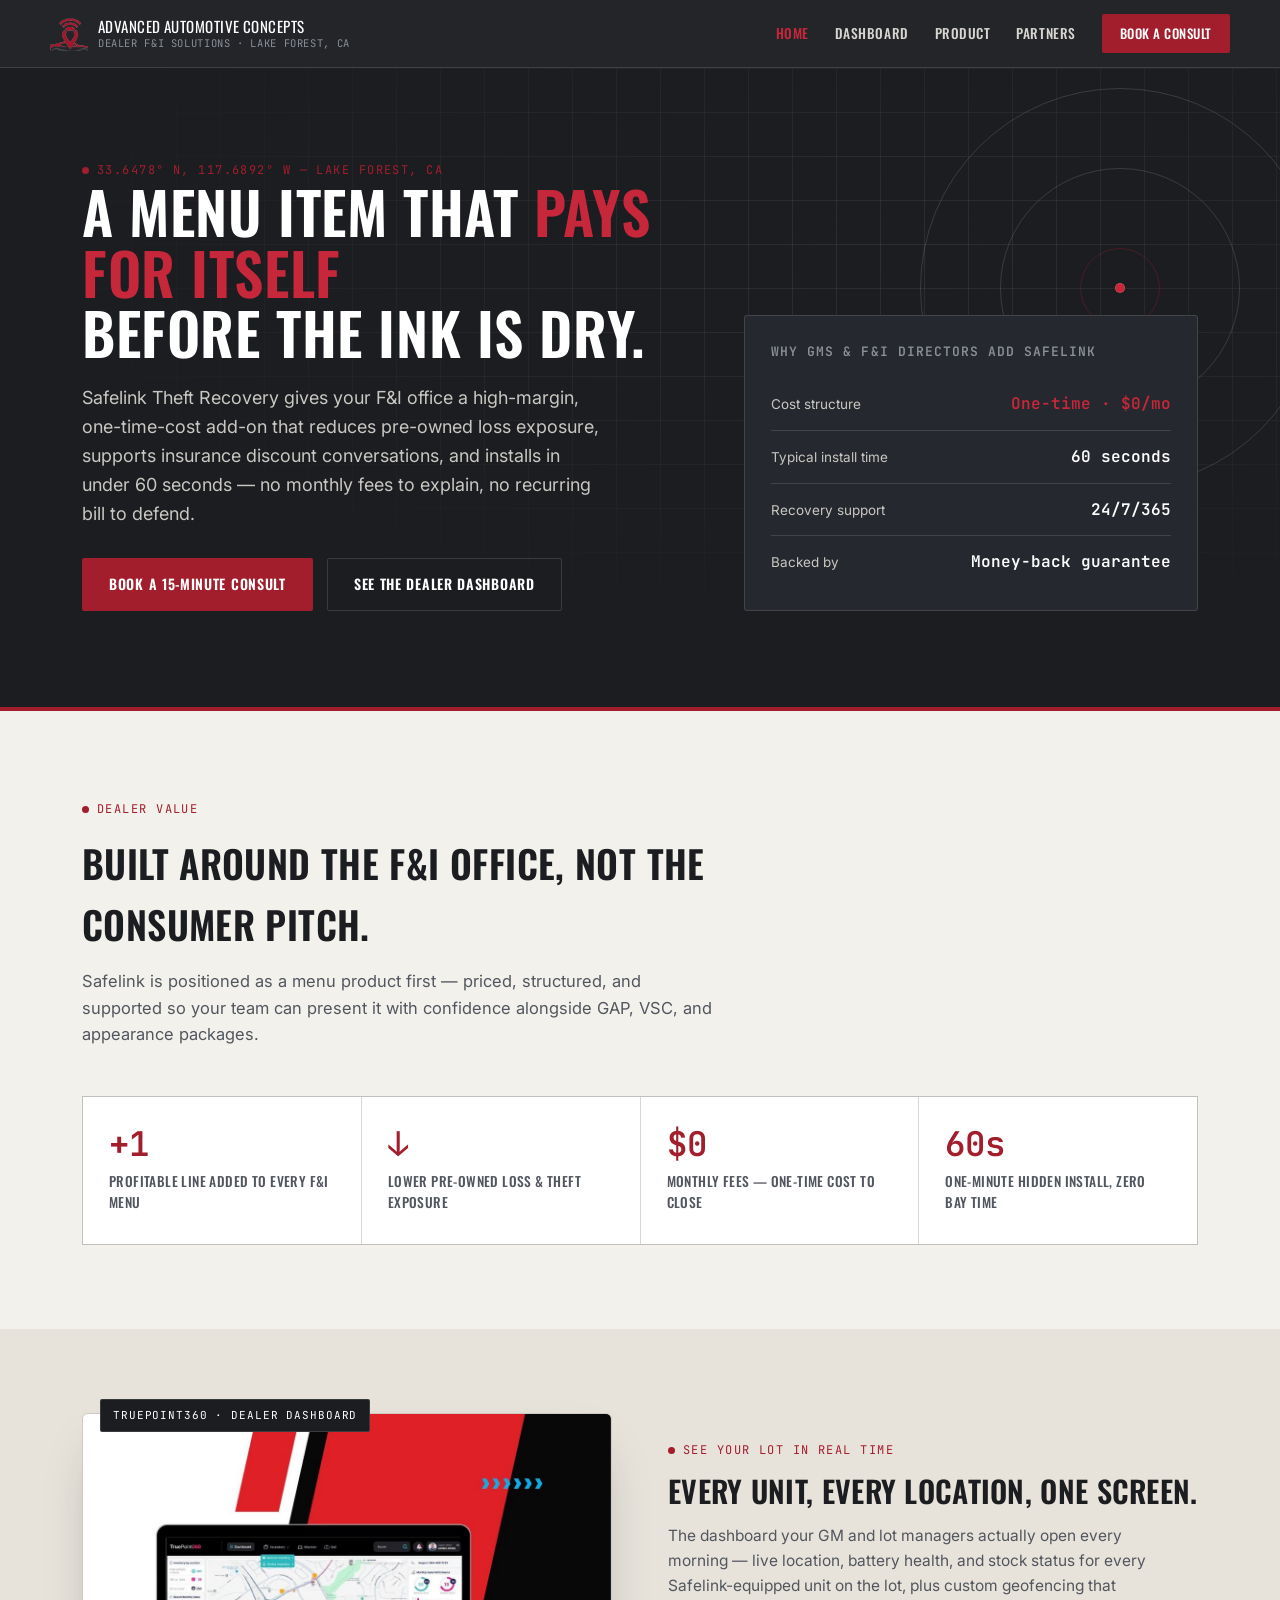
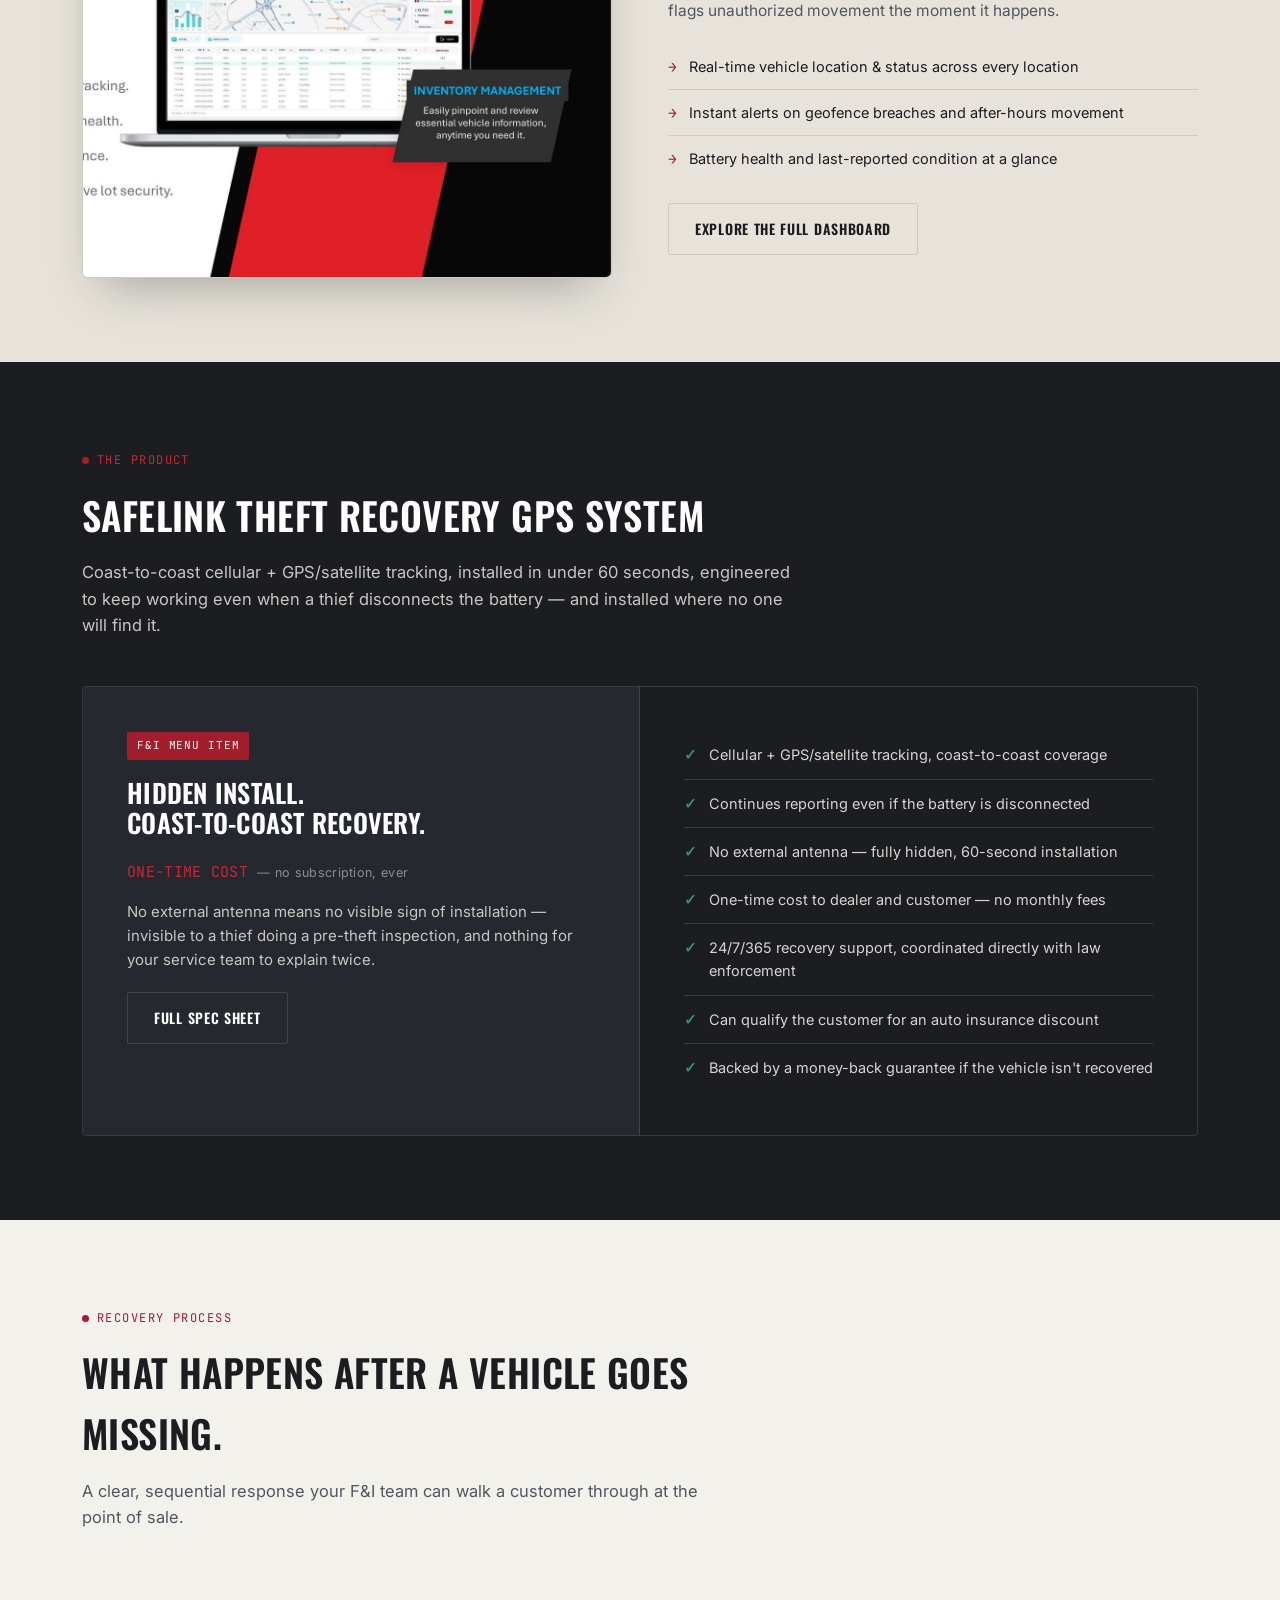
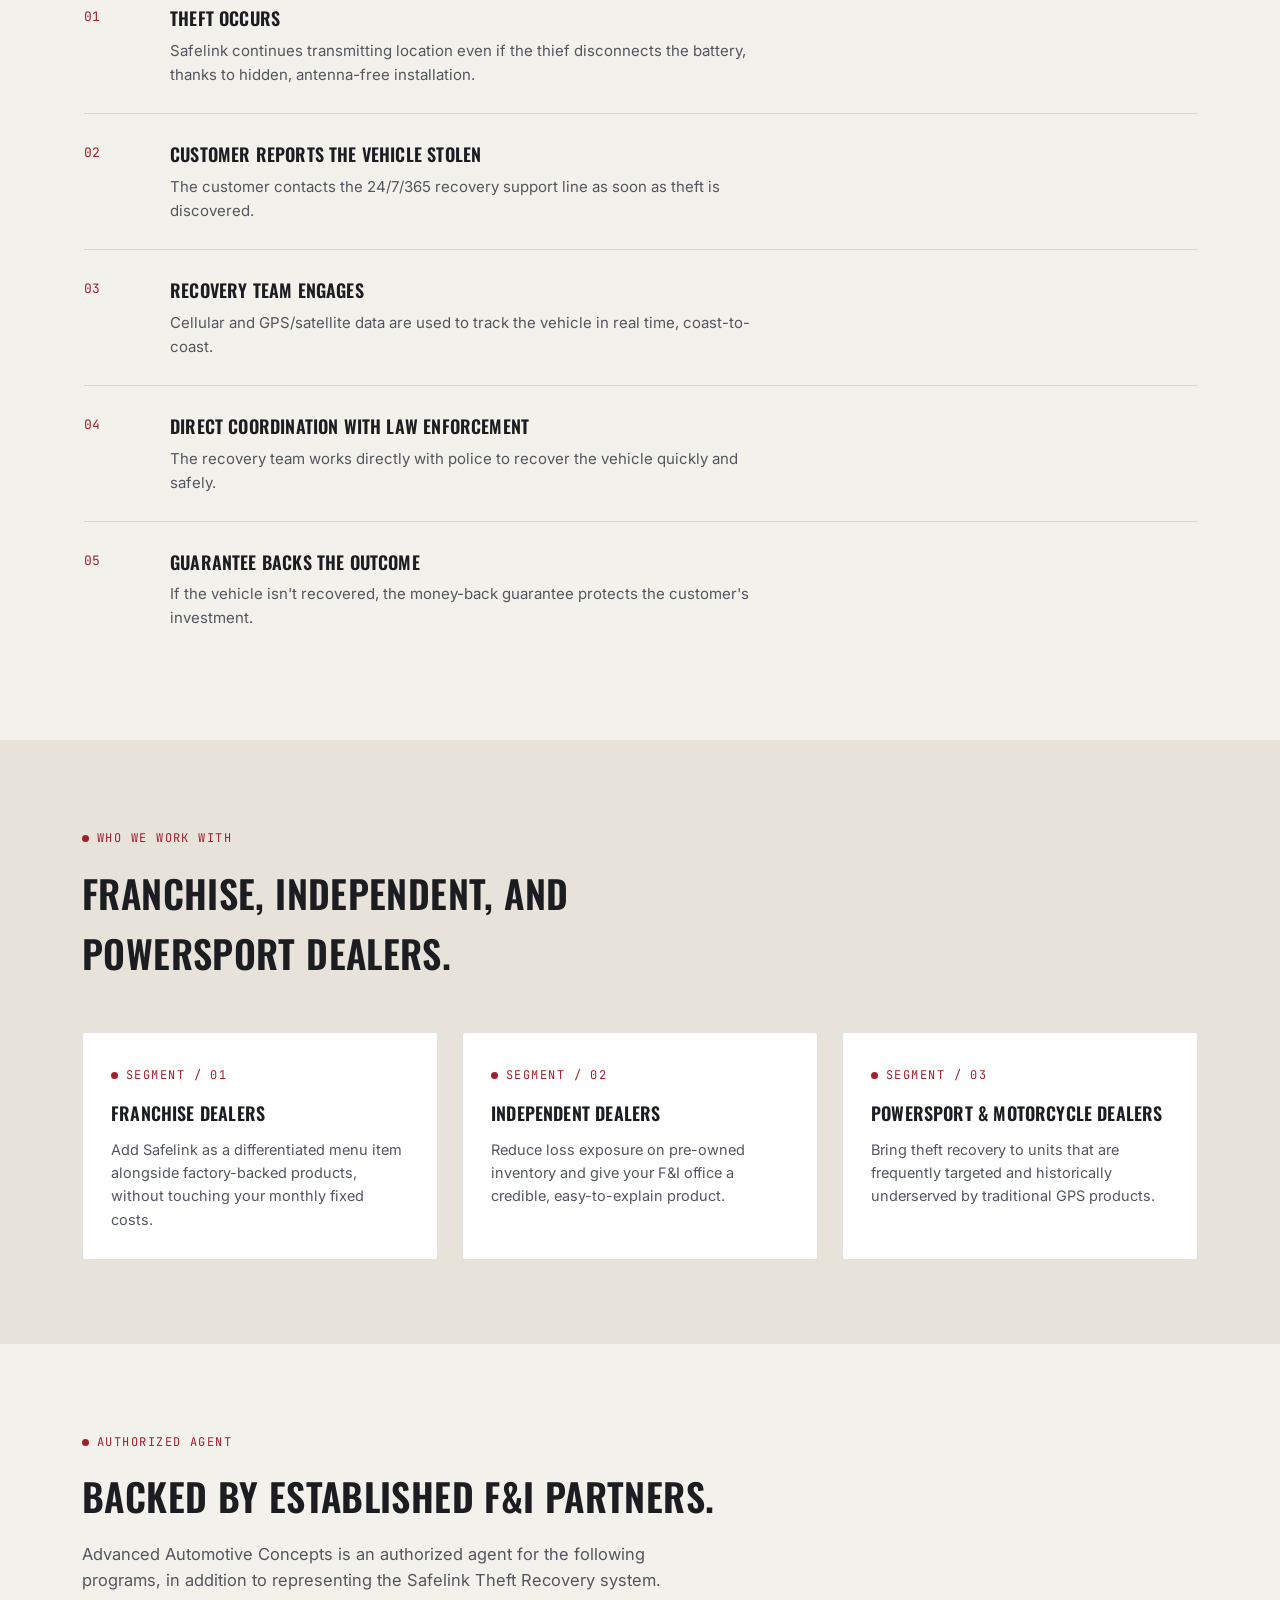
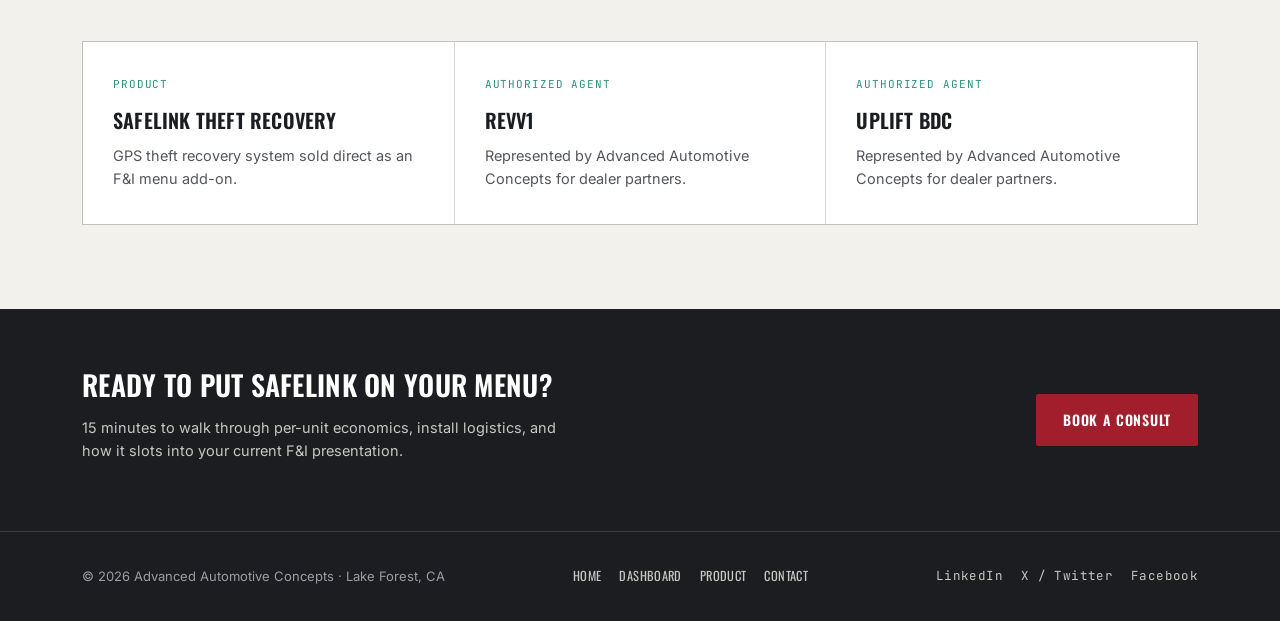
<file: index.html>
<!DOCTYPE html>
<html lang="en">
<head>
<meta charset="UTF-8">
<meta name="viewport" content="width=device-width, initial-scale=1.0">
<title>Advanced Automotive Concepts — Safelink Theft Recovery for Dealers</title>
<meta name="description" content="Safelink GPS theft recovery — a profitable, no-monthly-fee F&I menu product for franchise, independent, and powersport dealers. See the live dealer dashboard.">
<link rel="preconnect" href="https://fonts.googleapis.com">
<link href="https://fonts.googleapis.com/css2?family=Oswald:wght@400;500;600;700&family=Inter:wght@400;500;600;700&family=JetBrains+Mono:wght@400;500;600&display=swap" rel="stylesheet">
<link rel="stylesheet" href="assets/css/style.css">
</head>
<body>

<header>
  <div class="wrap nav">
    <a href="index.html" class="brand">
      <img src="assets/img/logo.png" alt="Safelink Theft Recovery logo" width="400" height="380">
      <div class="brand-text">ADVANCED AUTOMOTIVE CONCEPTS
        <span>DEALER F&amp;I SOLUTIONS · LAKE FOREST, CA</span>
      </div>
    </a>
    <nav class="nav-links">
      <a href="index.html" class="active">Home</a>
      <a href="platform.html">Dashboard</a>
      <a href="product.html">Product</a>
      <a href="index.html#partners">Partners</a>
      <a href="contact.html" class="nav-cta">Book a Consult</a>
    </nav>
    <button class="burger" id="burgerBtn" aria-label="Open menu" aria-expanded="false" aria-controls="mobileMenu">
      <span class="burger-line"></span>
      <span class="burger-line"></span>
      <span class="burger-line"></span>
    </button>
  </div>
  <nav class="mobile-menu" id="mobileMenu">
    <a href="index.html">Home</a>
    <a href="platform.html">Dashboard</a>
    <a href="product.html">Product</a>
    <a href="index.html#partners">Partners</a>
    <a href="contact.html" class="nav-cta">Book a Consult</a>
  </nav>
</header>

<section class="hero">
  <div class="hero-grid"></div>
  <div class="radar"><span class="r1"></span><span class="r2"></span><span class="r3"></span><span class="pin"></span></div>
  <div class="wrap hero-inner">
    <div>
      <div class="coord">33.6478° N, 117.6892° W — LAKE FOREST, CA</div>
      <h1>A menu item that <em>pays for itself</em><br>before the ink is dry.</h1>
      <p class="lead">Safelink Theft Recovery gives your F&amp;I office a high-margin, one-time-cost add-on that reduces pre-owned loss exposure, supports insurance discount conversations, and installs in under 60 seconds — no monthly fees to explain, no recurring bill to defend.</p>
      <div class="hero-actions">
        <a href="contact.html" class="btn btn-primary">Book a 15-Minute Consult</a>
        <a href="platform.html" class="btn btn-ghost">See the Dealer Dashboard</a>
      </div>
    </div>
    <div class="hero-panel">
      <h3 class="mono">WHY GMS &amp; F&amp;I DIRECTORS ADD SAFELINK</h3>
      <div class="stat-row"><span class="label">Cost structure</span><span class="val red">One-time · $0/mo</span></div>
      <div class="stat-row"><span class="label">Typical install time</span><span class="val">60 seconds</span></div>
      <div class="stat-row"><span class="label">Recovery support</span><span class="val">24/7/365</span></div>
      <div class="stat-row"><span class="label">Backed by</span><span class="val">Money-back guarantee</span></div>
    </div>
  </div>
</section>

<section id="value">
  <div class="wrap">
    <div class="section-head fade-up">
      <div class="coord">DEALER VALUE</div>
      <h2>Built around the F&amp;I office, not the consumer pitch.</h2>
      <p>Safelink is positioned as a menu product first — priced, structured, and supported so your team can present it with confidence alongside GAP, VSC, and appearance packages.</p>
    </div>
    <div class="value-grid fade-up">
      <div class="value-cell">
        <div class="num">+1</div>
        <div class="cap">Profitable line added to every F&amp;I menu</div>
      </div>
      <div class="value-cell">
        <div class="num">↓</div>
        <div class="cap">Lower pre-owned loss &amp; theft exposure</div>
      </div>
      <div class="value-cell">
        <div class="num">$0</div>
        <div class="cap">Monthly fees — one-time cost to close</div>
      </div>
      <div class="value-cell">
        <div class="num">60s</div>
        <div class="cap">One-minute hidden install, zero bay time</div>
      </div>
    </div>
  </div>
</section>

<section style="background:var(--paper-dim);">
  <div class="wrap">
    <div class="split fade-up">
      <div class="split-media">
        <span class="shot-tag mono">TRUEPOINT360 · DEALER DASHBOARD</span>
        <img class="shot" src="assets/img/dash-inventory.jpg" alt="TruePoint360 dealer dashboard showing real-time inventory locations across the lot" width="1100" height="966">
      </div>
      <div class="split-copy">
        <div class="coord">SEE YOUR LOT IN REAL TIME</div>
        <h3>Every unit, every location, one screen.</h3>
        <p class="desc">The dashboard your GM and lot managers actually open every morning — live location, battery health, and stock status for every Safelink-equipped unit on the lot, plus custom geofencing that flags unauthorized movement the moment it happens.</p>
        <ul class="feature-list">
          <li><span class="mark">→</span> Real-time vehicle location &amp; status across every location</li>
          <li><span class="mark">→</span> Instant alerts on geofence breaches and after-hours movement</li>
          <li><span class="mark">→</span> Battery health and last-reported condition at a glance</li>
        </ul>
        <div class="hero-actions" style="margin-top:22px;">
          <a href="platform.html" class="btn btn-dark">Explore the Full Dashboard</a>
        </div>
      </div>
    </div>
  </div>
</section>

<section class="menu-wrap" id="product">
  <div class="wrap">
    <div class="section-head fade-up" style="max-width:720px;">
      <div class="coord" style="color:var(--red-bright);">THE PRODUCT</div>
      <h2 style="color:#fff;">Safelink Theft Recovery GPS System</h2>
      <p style="color:#C9C7C1;">Coast-to-coast cellular + GPS/satellite tracking, installed in under 60 seconds, engineered to keep working even when a thief disconnects the battery — and installed where no one will find it.</p>
    </div>
    <div class="menu-card fade-up">
      <div class="menu-side left">
        <span class="menu-tag mono">F&amp;I MENU ITEM</span>
        <h3>Hidden install.<br>Coast-to-coast recovery.</h3>
        <div class="price-line">
          <span class="p">ONE-TIME COST <small>— no subscription, ever</small></span>
        </div>
        <p class="desc">No external antenna means no visible sign of installation — invisible to a thief doing a pre-theft inspection, and nothing for your service team to explain twice.</p>
        <div class="hero-actions" style="margin-top:20px;">
          <a href="product.html" class="btn btn-ghost">Full Spec Sheet</a>
        </div>
      </div>
      <div class="menu-side">
        <ul class="checklist">
          <li><span class="mark">✓</span> Cellular + GPS/satellite tracking, coast-to-coast coverage</li>
          <li><span class="mark">✓</span> Continues reporting even if the battery is disconnected</li>
          <li><span class="mark">✓</span> No external antenna — fully hidden, 60-second installation</li>
          <li><span class="mark">✓</span> One-time cost to dealer and customer — no monthly fees</li>
          <li><span class="mark">✓</span> 24/7/365 recovery support, coordinated directly with law enforcement</li>
          <li><span class="mark">✓</span> Can qualify the customer for an auto insurance discount</li>
          <li><span class="mark">✓</span> Backed by a money-back guarantee if the vehicle isn't recovered</li>
        </ul>
      </div>
    </div>
  </div>
</section>

<section id="process">
  <div class="wrap">
    <div class="section-head fade-up">
      <div class="coord">RECOVERY PROCESS</div>
      <h2>What happens after a vehicle goes missing.</h2>
      <p>A clear, sequential response your F&amp;I team can walk a customer through at the point of sale.</p>
    </div>
    <div class="timeline fade-up">
      <div class="tl-item">
        <div class="tl-num mono">01</div>
        <div class="tl-body"><h4>Theft occurs</h4><p>Safelink continues transmitting location even if the thief disconnects the battery, thanks to hidden, antenna-free installation.</p></div>
      </div>
      <div class="tl-item">
        <div class="tl-num mono">02</div>
        <div class="tl-body"><h4>Customer reports the vehicle stolen</h4><p>The customer contacts the 24/7/365 recovery support line as soon as theft is discovered.</p></div>
      </div>
      <div class="tl-item">
        <div class="tl-num mono">03</div>
        <div class="tl-body"><h4>Recovery team engages</h4><p>Cellular and GPS/satellite data are used to track the vehicle in real time, coast-to-coast.</p></div>
      </div>
      <div class="tl-item">
        <div class="tl-num mono">04</div>
        <div class="tl-body"><h4>Direct coordination with law enforcement</h4><p>The recovery team works directly with police to recover the vehicle quickly and safely.</p></div>
      </div>
      <div class="tl-item">
        <div class="tl-num mono">05</div>
        <div class="tl-body"><h4>Guarantee backs the outcome</h4><p>If the vehicle isn't recovered, the money-back guarantee protects the customer's investment.</p></div>
      </div>
    </div>
  </div>
</section>

<section id="serve" style="background:var(--paper-dim);">
  <div class="wrap">
    <div class="section-head fade-up">
      <div class="coord">WHO WE WORK WITH</div>
      <h2>Franchise, independent, and powersport dealers.</h2>
    </div>
    <div class="serve-grid fade-up">
      <div class="serve-card">
        <div class="coord">SEGMENT / 01</div>
        <h4>Franchise Dealers</h4>
        <p>Add Safelink as a differentiated menu item alongside factory-backed products, without touching your monthly fixed costs.</p>
      </div>
      <div class="serve-card">
        <div class="coord">SEGMENT / 02</div>
        <h4>Independent Dealers</h4>
        <p>Reduce loss exposure on pre-owned inventory and give your F&amp;I office a credible, easy-to-explain product.</p>
      </div>
      <div class="serve-card">
        <div class="coord">SEGMENT / 03</div>
        <h4>Powersport &amp; Motorcycle Dealers</h4>
        <p>Bring theft recovery to units that are frequently targeted and historically underserved by traditional GPS products.</p>
      </div>
    </div>
  </div>
</section>

<section id="partners">
  <div class="wrap">
    <div class="section-head fade-up">
      <div class="coord">AUTHORIZED AGENT</div>
      <h2>Backed by established F&amp;I partners.</h2>
      <p>Advanced Automotive Concepts is an authorized agent for the following programs, in addition to representing the Safelink Theft Recovery system.</p>
    </div>
    <div class="partners fade-up">
      <div class="partner-cell">
        <span class="role mono">PRODUCT</span>
        <h4>Safelink Theft Recovery</h4>
        <p>GPS theft recovery system sold direct as an F&amp;I menu add-on.</p>
      </div>
      <div class="partner-cell">
        <span class="role mono">AUTHORIZED AGENT</span>
        <h4>Revv1</h4>
        <p>Represented by Advanced Automotive Concepts for dealer partners.</p>
      </div>
      <div class="partner-cell">
        <span class="role mono">AUTHORIZED AGENT</span>
        <h4>Uplift BDC</h4>
        <p>Represented by Advanced Automotive Concepts for dealer partners.</p>
      </div>
    </div>
  </div>
</section>

<section class="mini-cta">
  <div class="wrap">
    <div>
      <h3>Ready to put Safelink on your menu?</h3>
      <p>15 minutes to walk through per-unit economics, install logistics, and how it slots into your current F&amp;I presentation.</p>
    </div>
    <a href="contact.html" class="btn btn-primary">Book a Consult</a>
  </div>
</section>

<footer>
  <div class="wrap foot-row">
    <div>© <span id="year"></span> Advanced Automotive Concepts · Lake Forest, CA</div>
    <div class="foot-links">
      <a href="index.html">Home</a>
      <a href="platform.html">Dashboard</a>
      <a href="product.html">Product</a>
      <a href="contact.html">Contact</a>
    </div>
    <div class="foot-social">
      <a href="https://www.linkedin.com/company/advancedautomotiveconcepts" target="_blank" rel="noopener">LinkedIn</a>
      <a href="https://x.com/AdvAutoConcepts" target="_blank" rel="noopener">X / Twitter</a>
      <a href="https://www.facebook.com/advancedautomotiveconcepts/" target="_blank" rel="noopener">Facebook</a>
    </div>
  </div>
</footer>

<script src="assets/js/main.js"></script>
</body>
</html>
</file>
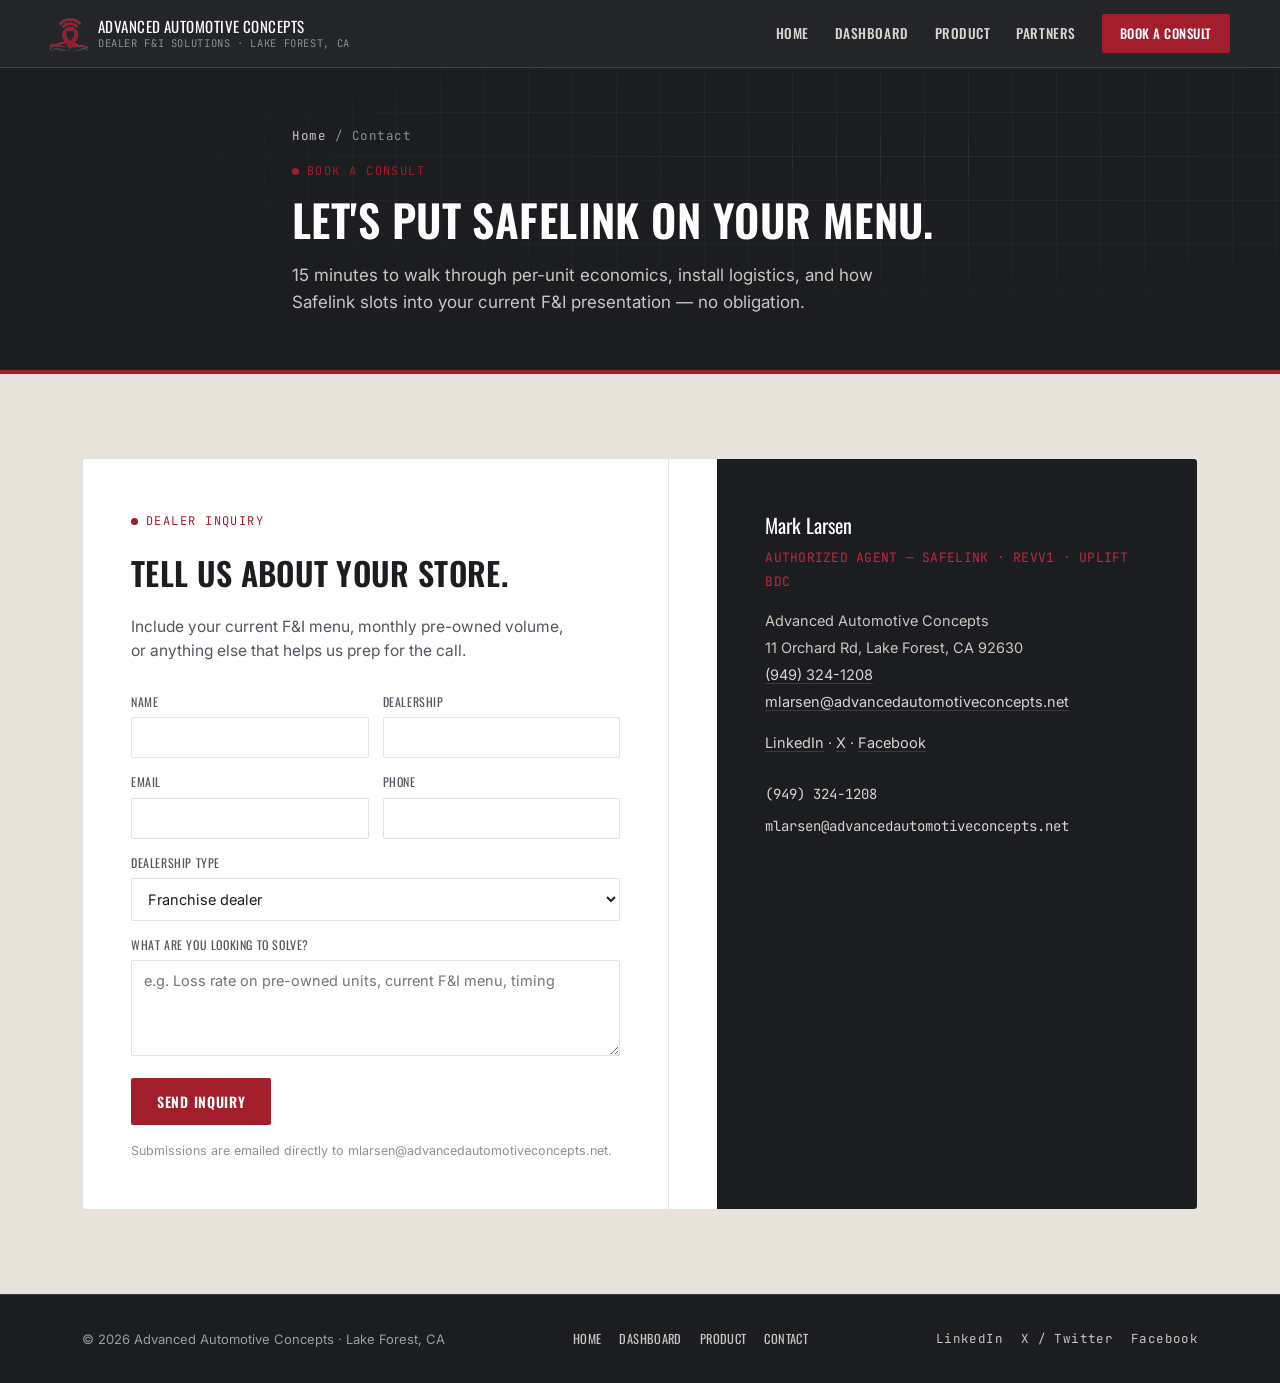
<file: contact.html>
<!DOCTYPE html>
<html lang="en">
<head>
<meta charset="UTF-8">
<meta name="viewport" content="width=device-width, initial-scale=1.0">
<title>Book a Consult — Advanced Automotive Concepts</title>
<meta name="description" content="Book a 15-minute consult to walk through Safelink Theft Recovery economics, install logistics, and your dealership's F&I menu.">
<link rel="preconnect" href="https://fonts.googleapis.com">
<link href="https://fonts.googleapis.com/css2?family=Oswald:wght@400;500;600;700&family=Inter:wght@400;500;600;700&family=JetBrains+Mono:wght@400;500;600&display=swap" rel="stylesheet">
<link rel="stylesheet" href="assets/css/style.css">
</head>
<body>

<header>
  <div class="wrap nav">
    <a href="index.html" class="brand">
      <img src="assets/img/logo.png" alt="Safelink Theft Recovery logo" width="400" height="380">
      <div class="brand-text">ADVANCED AUTOMOTIVE CONCEPTS
        <span>DEALER F&amp;I SOLUTIONS · LAKE FOREST, CA</span>
      </div>
    </a>
    <nav class="nav-links">
      <a href="index.html">Home</a>
      <a href="platform.html">Dashboard</a>
      <a href="product.html">Product</a>
      <a href="index.html#partners">Partners</a>
      <a href="contact.html" class="nav-cta active">Book a Consult</a>
    </nav>
    <button class="burger" id="burgerBtn" aria-label="Open menu" aria-expanded="false" aria-controls="mobileMenu">
      <span class="burger-line"></span>
      <span class="burger-line"></span>
      <span class="burger-line"></span>
    </button>
  </div>
  <nav class="mobile-menu" id="mobileMenu">
    <a href="index.html">Home</a>
    <a href="platform.html">Dashboard</a>
    <a href="product.html">Product</a>
    <a href="index.html#partners">Partners</a>
    <a href="contact.html" class="nav-cta">Book a Consult</a>
  </nav>
</header>

<section class="page-hero">
  <div class="hero-grid"></div>
  <div class="wrap page-hero-inner">
    <div class="crumbs"><a href="index.html">Home</a> / Contact</div>
    <div class="coord" style="margin-top:16px;">BOOK A CONSULT</div>
    <h1>Let's put Safelink on your menu.</h1>
    <p class="lead">15 minutes to walk through per-unit economics, install logistics, and how Safelink slots into your current F&amp;I presentation — no obligation.</p>
  </div>
</section>

<section class="cta-section">
  <div class="wrap">
    <div class="cta-grid fade-up">
      <div class="cta-left">
        <div class="coord" style="margin-bottom:16px;">DEALER INQUIRY</div>
        <h2>Tell us about your store.</h2>
        <p>Include your current F&amp;I menu, monthly pre-owned volume, or anything else that helps us prep for the call.</p>
        <form class="cform" id="dealerForm" novalidate>
          <input type="text" name="_honey" class="hp" tabindex="-1" autocomplete="off">
          <div class="row2">
            <div>
              <label for="f-name">Name</label>
              <input id="f-name" type="text" name="Name" required>
            </div>
            <div>
              <label for="f-dealer">Dealership</label>
              <input id="f-dealer" type="text" name="Dealership" required>
            </div>
          </div>
          <div class="row2">
            <div>
              <label for="f-email">Email</label>
              <input id="f-email" type="email" name="Email" required>
            </div>
            <div>
              <label for="f-phone">Phone</label>
              <input id="f-phone" type="tel" name="Phone">
            </div>
          </div>
          <div>
            <label for="f-type">Dealership type</label>
            <select id="f-type" name="Dealership Type">
              <option>Franchise dealer</option>
              <option>Independent dealer</option>
              <option>Powersport / motorcycle dealer</option>
              <option>Fleet operator</option>
              <option>Other</option>
            </select>
          </div>
          <div>
            <label for="f-msg">What are you looking to solve?</label>
            <textarea id="f-msg" name="Message" placeholder="e.g. Loss rate on pre-owned units, current F&I menu, timing"></textarea>
          </div>
          <button type="submit" id="formSubmitBtn">Send Inquiry</button>
          <div class="form-note" id="formStatus">Submissions are emailed directly to mlarsen@advancedautomotiveconcepts.net.</div>
        </form>
      </div>
      <div class="cta-right">
        <div class="sig">
          <div class="name">Mark Larsen</div>
          <div class="role mono">AUTHORIZED AGENT — SAFELINK · REVV1 · UPLIFT BDC</div>
          <div class="field">Advanced Automotive Concepts</div>
          <div class="field">11 Orchard Rd, Lake Forest, CA 92630</div>
          <div class="field"><a href="tel:19493241208">(949) 324-1208</a></div>
          <div class="field"><a href="mailto:mlarsen@advancedautomotiveconcepts.net">mlarsen@advancedautomotiveconcepts.net</a></div>
          <div class="field" style="margin-top:14px;">
            <a href="https://www.linkedin.com/company/advancedautomotiveconcepts" target="_blank" rel="noopener">LinkedIn</a> ·
            <a href="https://x.com/AdvAutoConcepts" target="_blank" rel="noopener">X</a> ·
            <a href="https://www.facebook.com/advancedautomotiveconcepts/" target="_blank" rel="noopener">Facebook</a>
          </div>
        </div>
        <div class="contact-list" style="margin-top:26px;">
          <a href="tel:19493241208" style="color:#D7D5CF;">(949) 324-1208</a>
          <a href="mailto:mlarsen@advancedautomotiveconcepts.net" style="color:#D7D5CF;">mlarsen@advancedautomotiveconcepts.net</a>
        </div>
      </div>
    </div>
  </div>
</section>

<footer>
  <div class="wrap foot-row">
    <div>© <span id="year"></span> Advanced Automotive Concepts · Lake Forest, CA</div>
    <div class="foot-links">
      <a href="index.html">Home</a>
      <a href="platform.html">Dashboard</a>
      <a href="product.html">Product</a>
      <a href="contact.html">Contact</a>
    </div>
    <div class="foot-social">
      <a href="https://www.linkedin.com/company/advancedautomotiveconcepts" target="_blank" rel="noopener">LinkedIn</a>
      <a href="https://x.com/AdvAutoConcepts" target="_blank" rel="noopener">X / Twitter</a>
      <a href="https://www.facebook.com/advancedautomotiveconcepts/" target="_blank" rel="noopener">Facebook</a>
    </div>
  </div>
</footer>

<script src="assets/js/main.js"></script>
<script>
  var form = document.getElementById('dealerForm');
  var statusEl = document.getElementById('formStatus');
  var submitBtn = document.getElementById('formSubmitBtn');

  form.addEventListener('submit', async function (e) {
    e.preventDefault();

    if (form.querySelector('[name="_honey"]').value) return; // bot trap

    if (!form.checkValidity()) {
      form.reportValidity();
      return;
    }

    var data = Object.fromEntries(new FormData(form).entries());
    data._subject = 'New dealer inquiry — Advanced Automotive Concepts website';

    submitBtn.disabled = true;
    submitBtn.textContent = 'Sending…';
    statusEl.textContent = 'Sending your message…';
    statusEl.style.color = '';

    try {
      var res = await fetch('https://formsubmit.co/ajax/mlarsen@advancedautomotiveconcepts.net', {
        method: 'POST',
        headers: { 'Content-Type': 'application/json', 'Accept': 'application/json' },
        body: JSON.stringify(data)
      });

      if (!res.ok) throw new Error('Request failed');

      form.reset();
      submitBtn.textContent = 'Send Inquiry';
      statusEl.textContent = 'Thanks — your message was sent. We\'ll be in touch shortly.';
      statusEl.style.color = 'var(--teal)';
    } catch (err) {
      submitBtn.textContent = 'Send Inquiry';
      statusEl.textContent = 'Something went wrong. Please email mlarsen@advancedautomotiveconcepts.net directly.';
      statusEl.style.color = 'var(--red)';
    } finally {
      submitBtn.disabled = false;
    }
  });
</script>
</body>
</html>
</file>
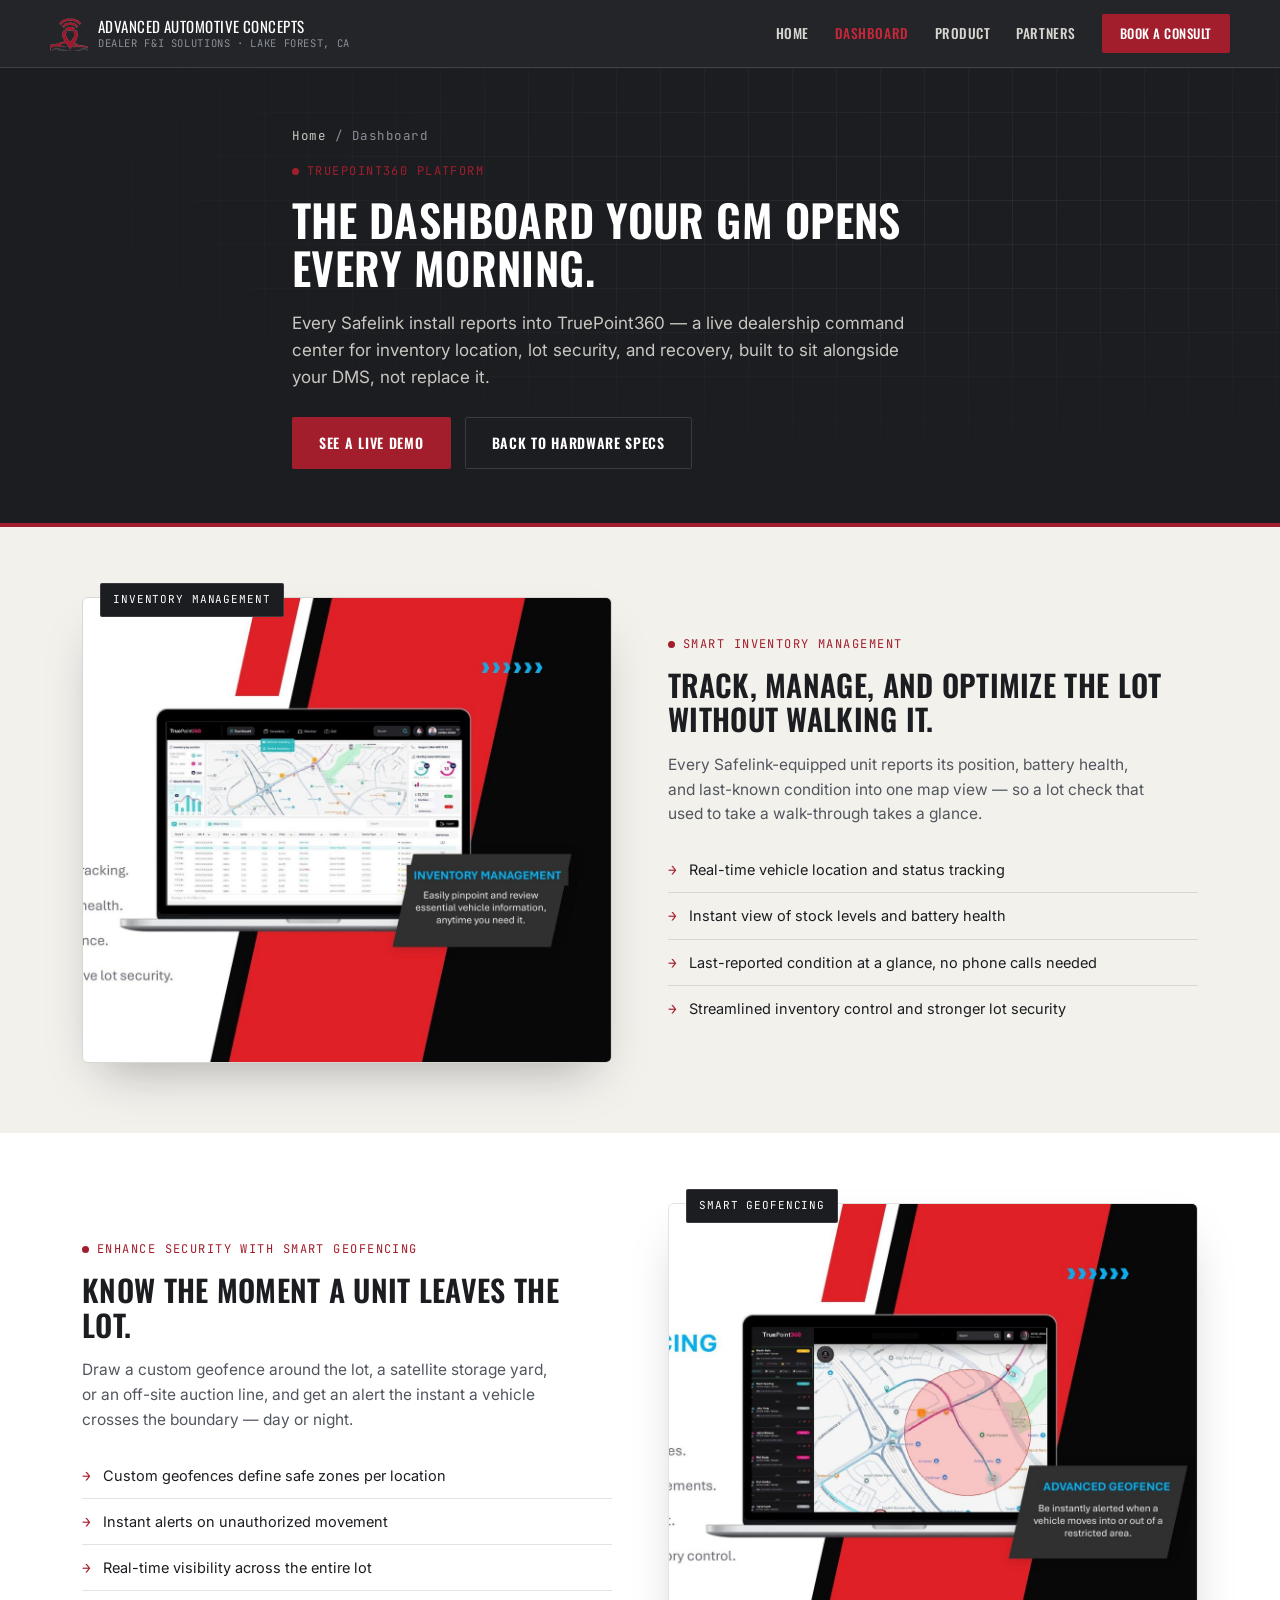
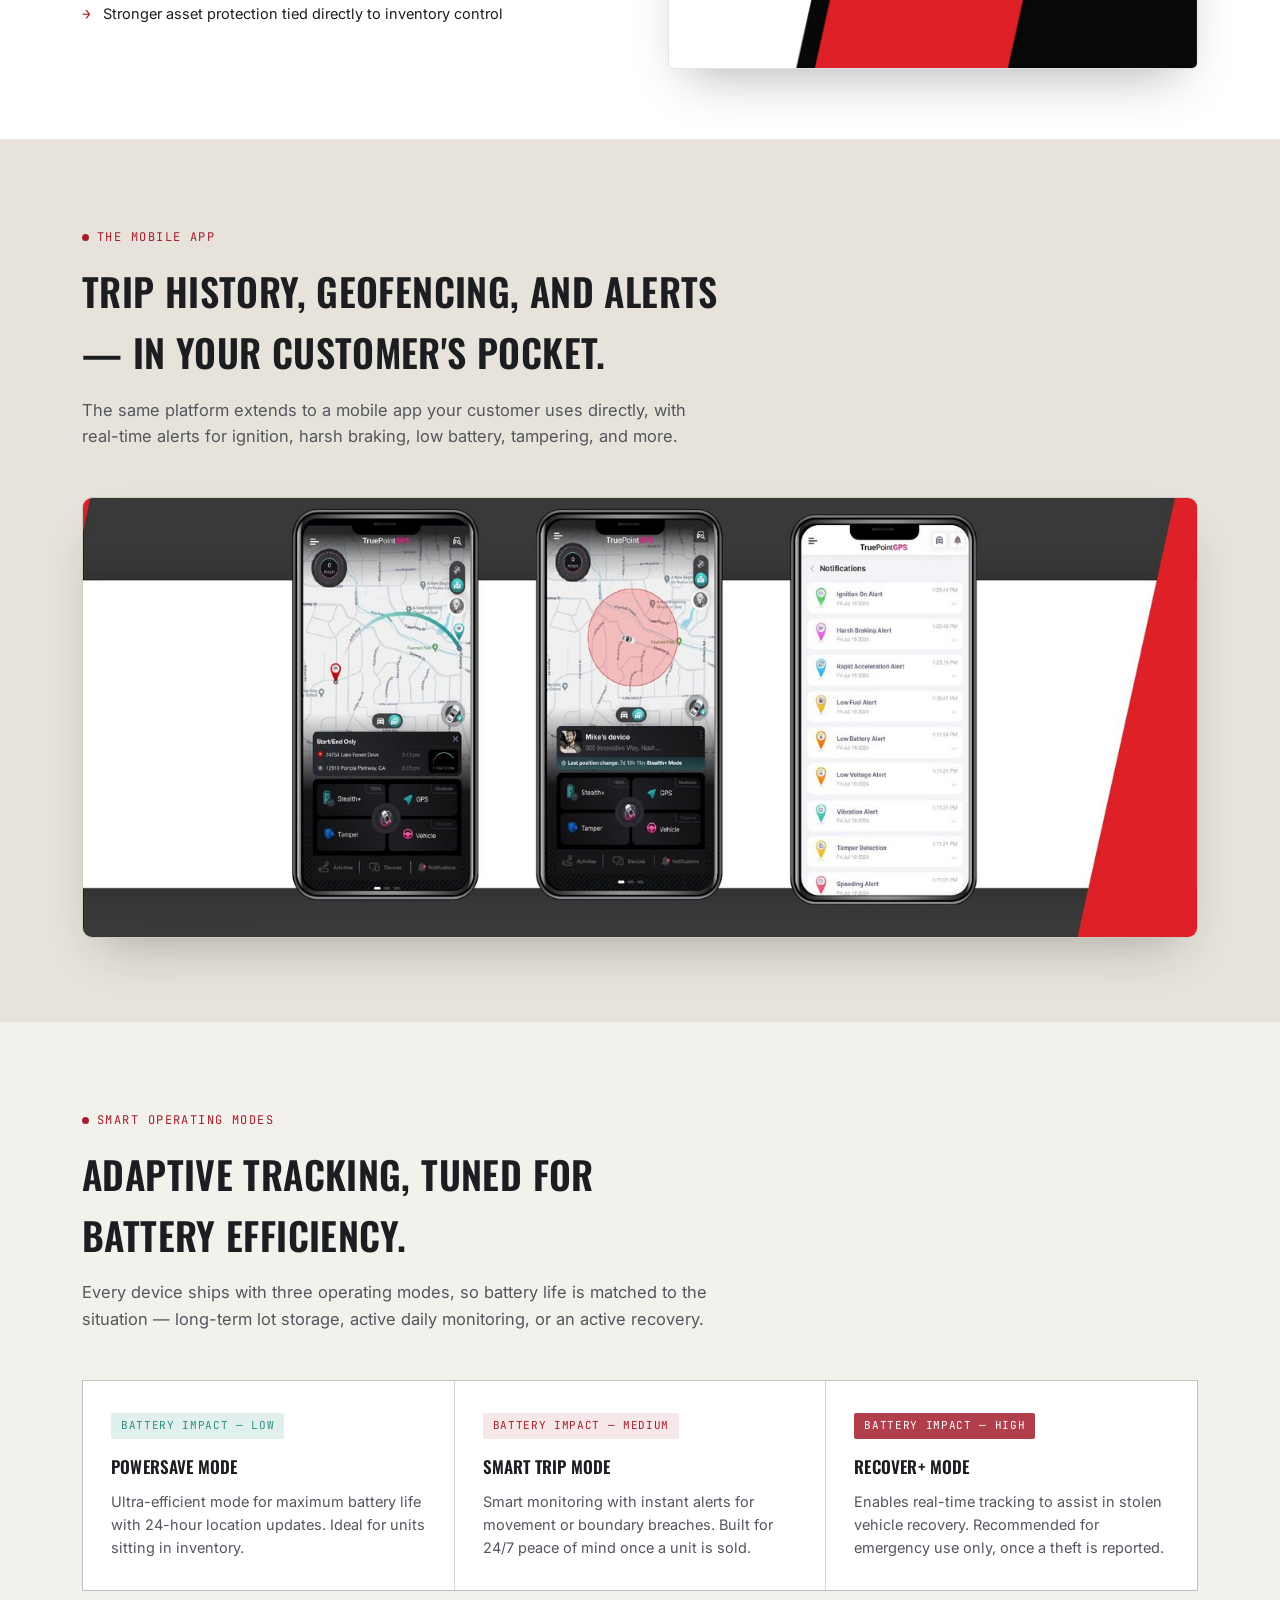
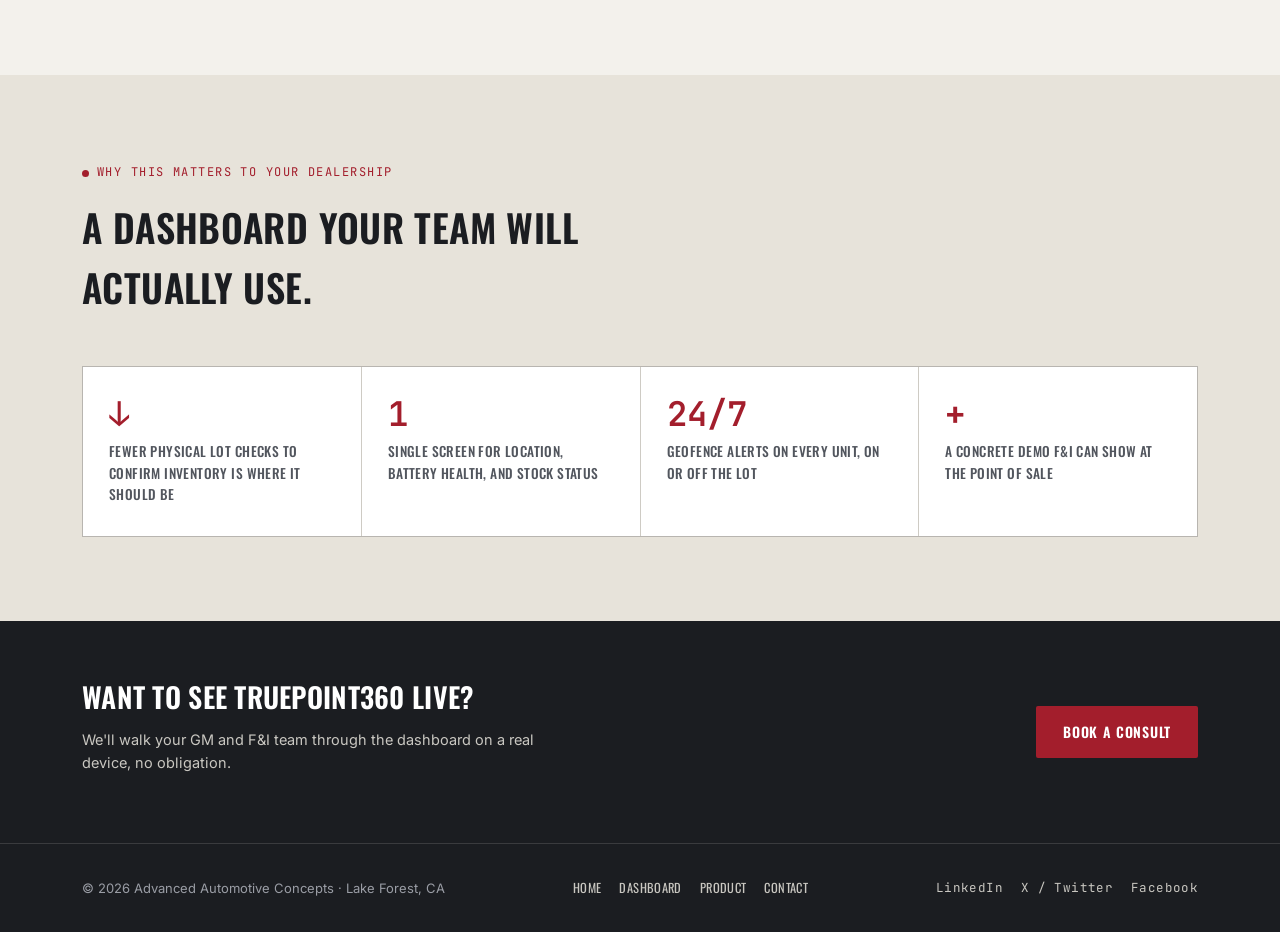
<file: platform.html>
<!DOCTYPE html>
<html lang="en">
<head>
<meta charset="UTF-8">
<meta name="viewport" content="width=device-width, initial-scale=1.0">
<title>The Dealer Dashboard — TruePoint360 | Advanced Automotive Concepts</title>
<meta name="description" content="TruePoint360 — the real-time inventory dashboard, geofencing, and mobile app behind every Safelink installation. See it before you sell it.">
<link rel="preconnect" href="https://fonts.googleapis.com">
<link href="https://fonts.googleapis.com/css2?family=Oswald:wght@400;500;600;700&family=Inter:wght@400;500;600;700&family=JetBrains+Mono:wght@400;500;600&display=swap" rel="stylesheet">
<link rel="stylesheet" href="assets/css/style.css">
</head>
<body>

<header>
  <div class="wrap nav">
    <a href="index.html" class="brand">
      <img src="assets/img/logo.png" alt="Safelink Theft Recovery logo" width="400" height="380">
      <div class="brand-text">ADVANCED AUTOMOTIVE CONCEPTS
        <span>DEALER F&amp;I SOLUTIONS · LAKE FOREST, CA</span>
      </div>
    </a>
    <nav class="nav-links">
      <a href="index.html">Home</a>
      <a href="platform.html" class="active">Dashboard</a>
      <a href="product.html">Product</a>
      <a href="index.html#partners">Partners</a>
      <a href="contact.html" class="nav-cta">Book a Consult</a>
    </nav>
    <button class="burger" id="burgerBtn" aria-label="Open menu" aria-expanded="false" aria-controls="mobileMenu">
      <span class="burger-line"></span>
      <span class="burger-line"></span>
      <span class="burger-line"></span>
    </button>
  </div>
  <nav class="mobile-menu" id="mobileMenu">
    <a href="index.html">Home</a>
    <a href="platform.html">Dashboard</a>
    <a href="product.html">Product</a>
    <a href="index.html#partners">Partners</a>
    <a href="contact.html" class="nav-cta">Book a Consult</a>
  </nav>
</header>

<section class="page-hero">
  <div class="hero-grid"></div>
  <div class="wrap page-hero-inner">
    <div class="crumbs"><a href="index.html">Home</a> / Dashboard</div>
    <div class="coord" style="margin-top:16px;">TRUEPOINT360 PLATFORM</div>
    <h1>The dashboard your GM opens every morning.</h1>
    <p class="lead">Every Safelink install reports into TruePoint360 — a live dealership command center for inventory location, lot security, and recovery, built to sit alongside your DMS, not replace it.</p>
    <div class="hero-actions" style="margin-top:26px;">
      <a href="contact.html" class="btn btn-primary">See a Live Demo</a>
      <a href="product.html" class="btn btn-ghost">Back to Hardware Specs</a>
    </div>
  </div>
</section>

<section class="split-block">
  <div class="wrap">
    <div class="split fade-up">
      <div class="split-media">
        <span class="shot-tag mono">INVENTORY MANAGEMENT</span>
        <img class="shot" src="assets/img/dash-inventory.jpg" alt="TruePoint360 inventory management dashboard with live map, stock levels, and monthly sales performance" width="1100" height="966">
      </div>
      <div class="split-copy">
        <div class="coord">SMART INVENTORY MANAGEMENT</div>
        <h3>Track, manage, and optimize the lot without walking it.</h3>
        <p class="desc">Every Safelink-equipped unit reports its position, battery health, and last-known condition into one map view — so a lot check that used to take a walk-through takes a glance.</p>
        <ul class="feature-list">
          <li><span class="mark">→</span> Real-time vehicle location and status tracking</li>
          <li><span class="mark">→</span> Instant view of stock levels and battery health</li>
          <li><span class="mark">→</span> Last-reported condition at a glance, no phone calls needed</li>
          <li><span class="mark">→</span> Streamlined inventory control and stronger lot security</li>
        </ul>
      </div>
    </div>
  </div>
</section>

<section class="split-block">
  <div class="wrap">
    <div class="split reverse fade-up">
      <div class="split-media">
        <span class="shot-tag mono">SMART GEOFENCING</span>
        <img class="shot" src="assets/img/dash-geofence.jpg" alt="TruePoint360 geofencing dashboard showing a custom safe zone with vehicle alerts" width="1100" height="966">
      </div>
      <div class="split-copy">
        <div class="coord">ENHANCE SECURITY WITH SMART GEOFENCING</div>
        <h3>Know the moment a unit leaves the lot.</h3>
        <p class="desc">Draw a custom geofence around the lot, a satellite storage yard, or an off-site auction line, and get an alert the instant a vehicle crosses the boundary — day or night.</p>
        <ul class="feature-list">
          <li><span class="mark">→</span> Custom geofences define safe zones per location</li>
          <li><span class="mark">→</span> Instant alerts on unauthorized movement</li>
          <li><span class="mark">→</span> Real-time visibility across the entire lot</li>
          <li><span class="mark">→</span> Stronger asset protection tied directly to inventory control</li>
        </ul>
      </div>
    </div>
  </div>
</section>

<section style="background:var(--paper-dim);">
  <div class="wrap">
    <div class="section-head fade-up">
      <div class="coord">THE MOBILE APP</div>
      <h2>Trip history, geofencing, and alerts — in your customer's pocket.</h2>
      <p>The same platform extends to a mobile app your customer uses directly, with real-time alerts for ignition, harsh braking, low battery, tampering, and more.</p>
    </div>
    <img class="phone-shot fade-up" src="assets/img/phones-strip.jpg" alt="TruePoint GPS mobile app showing trip history, geofence, and notifications screens" width="1400" height="551">
  </div>
</section>

<section>
  <div class="wrap">
    <div class="section-head fade-up">
      <div class="coord">SMART OPERATING MODES</div>
      <h2>Adaptive tracking, tuned for battery efficiency.</h2>
      <p>Every device ships with three operating modes, so battery life is matched to the situation — long-term lot storage, active daily monitoring, or an active recovery.</p>
    </div>
    <div class="mode-grid fade-up">
      <div class="mode-cell low">
        <span class="impact mono">BATTERY IMPACT — LOW</span>
        <h4>PowerSave Mode</h4>
        <p>Ultra-efficient mode for maximum battery life with 24-hour location updates. Ideal for units sitting in inventory.</p>
      </div>
      <div class="mode-cell medium">
        <span class="impact mono">BATTERY IMPACT — MEDIUM</span>
        <h4>Smart Trip Mode</h4>
        <p>Smart monitoring with instant alerts for movement or boundary breaches. Built for 24/7 peace of mind once a unit is sold.</p>
      </div>
      <div class="mode-cell high">
        <span class="impact mono">BATTERY IMPACT — HIGH</span>
        <h4>Recover+ Mode</h4>
        <p>Enables real-time tracking to assist in stolen vehicle recovery. Recommended for emergency use only, once a theft is reported.</p>
      </div>
    </div>
  </div>
</section>

<section style="background:var(--paper-dim);">
  <div class="wrap">
    <div class="section-head fade-up">
      <div class="coord">WHY THIS MATTERS TO YOUR DEALERSHIP</div>
      <h2>A dashboard your team will actually use.</h2>
    </div>
    <div class="value-grid fade-up">
      <div class="value-cell">
        <div class="num">↓</div>
        <div class="cap">Fewer physical lot checks to confirm inventory is where it should be</div>
      </div>
      <div class="value-cell">
        <div class="num">1</div>
        <div class="cap">Single screen for location, battery health, and stock status</div>
      </div>
      <div class="value-cell">
        <div class="num">24/7</div>
        <div class="cap">Geofence alerts on every unit, on or off the lot</div>
      </div>
      <div class="value-cell">
        <div class="num">+</div>
        <div class="cap">A concrete demo F&amp;I can show at the point of sale</div>
      </div>
    </div>
  </div>
</section>

<section class="mini-cta">
  <div class="wrap">
    <div>
      <h3>Want to see TruePoint360 live?</h3>
      <p>We'll walk your GM and F&amp;I team through the dashboard on a real device, no obligation.</p>
    </div>
    <a href="contact.html" class="btn btn-primary">Book a Consult</a>
  </div>
</section>

<footer>
  <div class="wrap foot-row">
    <div>© <span id="year"></span> Advanced Automotive Concepts · Lake Forest, CA</div>
    <div class="foot-links">
      <a href="index.html">Home</a>
      <a href="platform.html">Dashboard</a>
      <a href="product.html">Product</a>
      <a href="contact.html">Contact</a>
    </div>
    <div class="foot-social">
      <a href="https://www.linkedin.com/company/advancedautomotiveconcepts" target="_blank" rel="noopener">LinkedIn</a>
      <a href="https://x.com/AdvAutoConcepts" target="_blank" rel="noopener">X / Twitter</a>
      <a href="https://www.facebook.com/advancedautomotiveconcepts/" target="_blank" rel="noopener">Facebook</a>
    </div>
  </div>
</footer>

<script src="assets/js/main.js"></script>
</body>
</html>
</file>
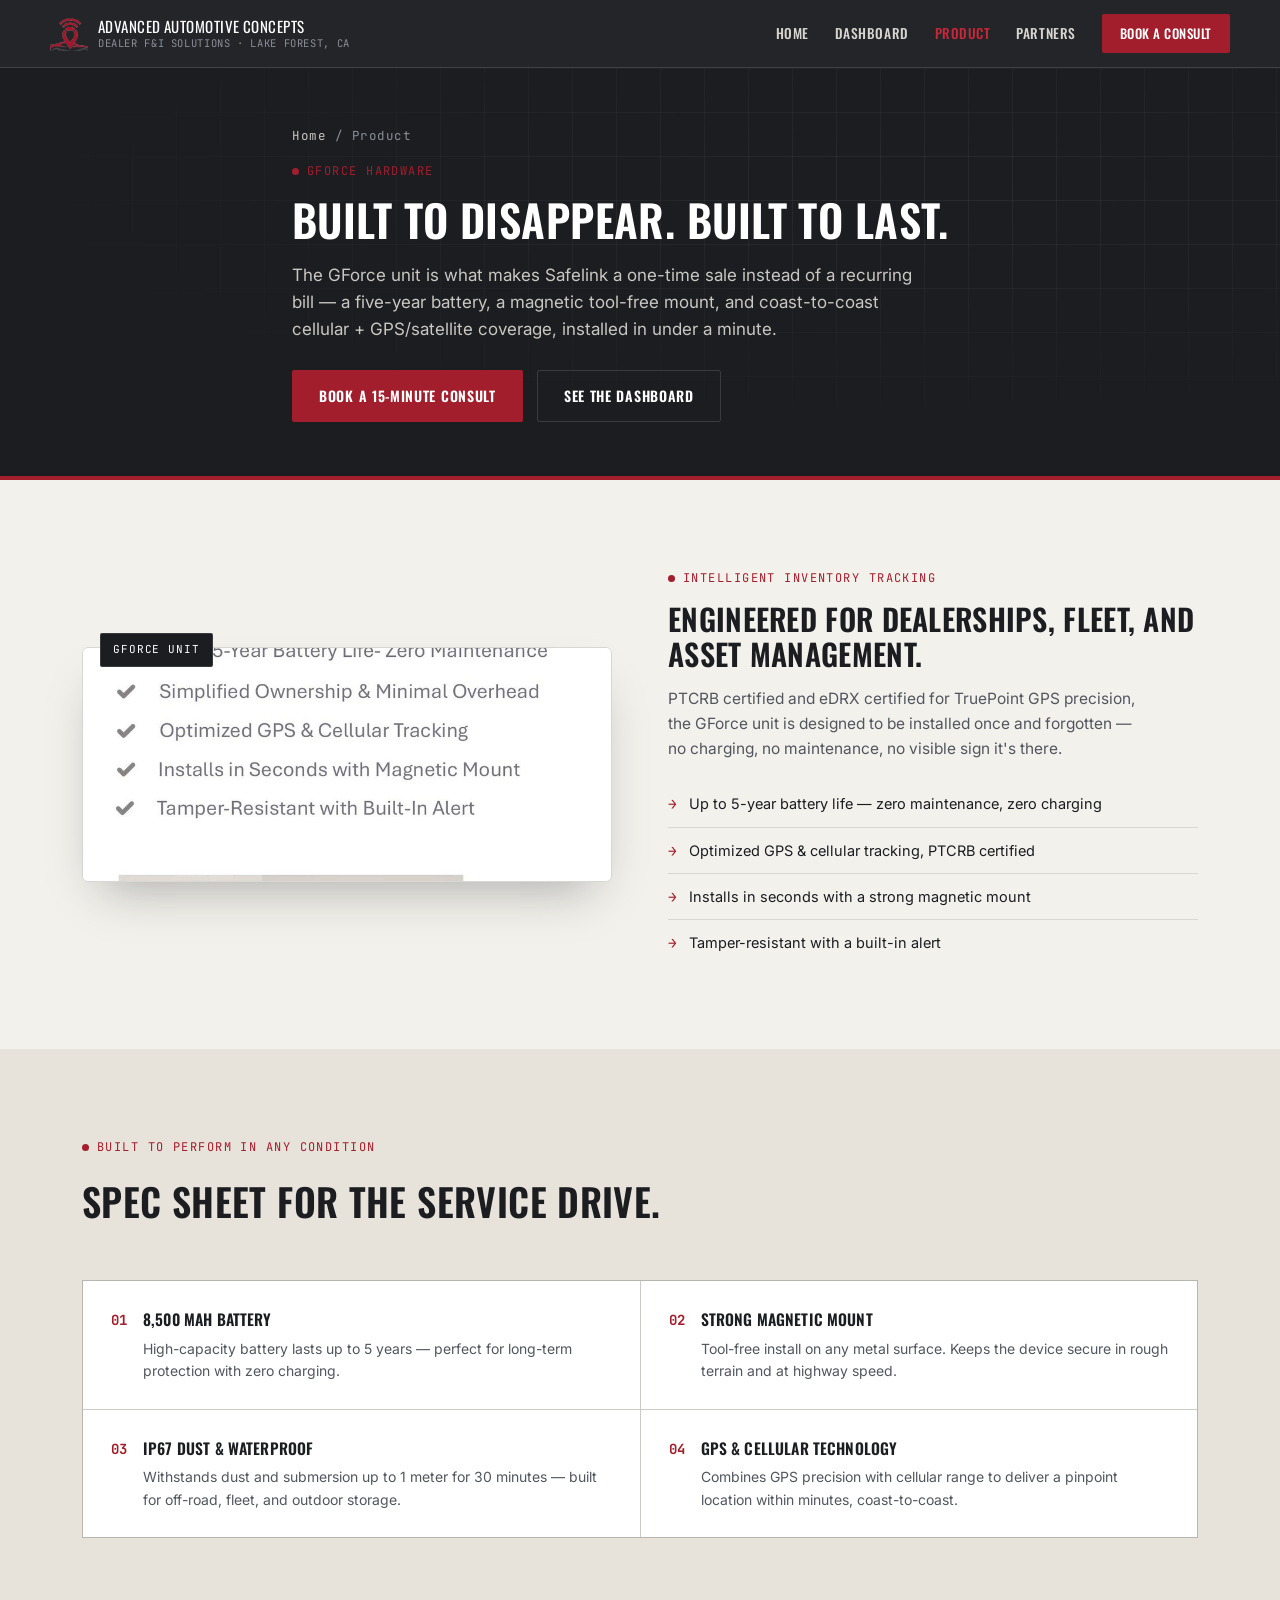
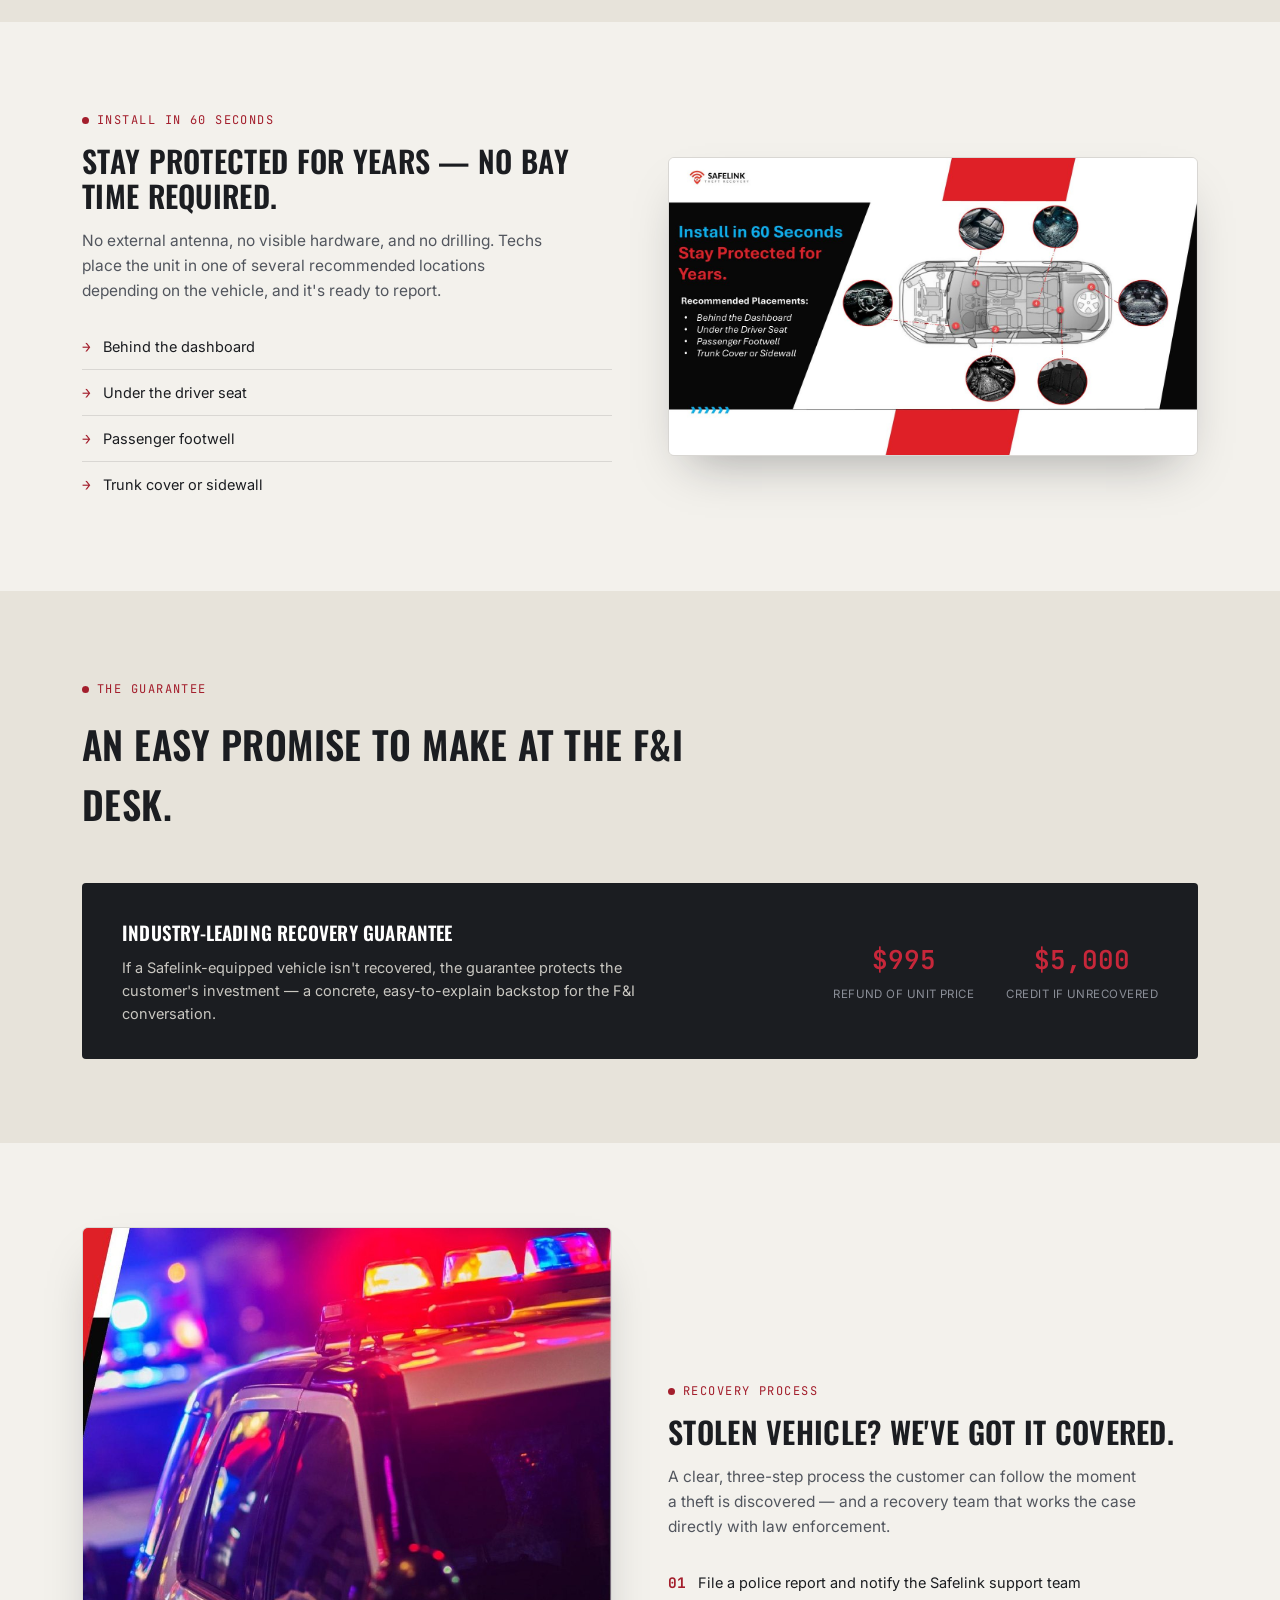
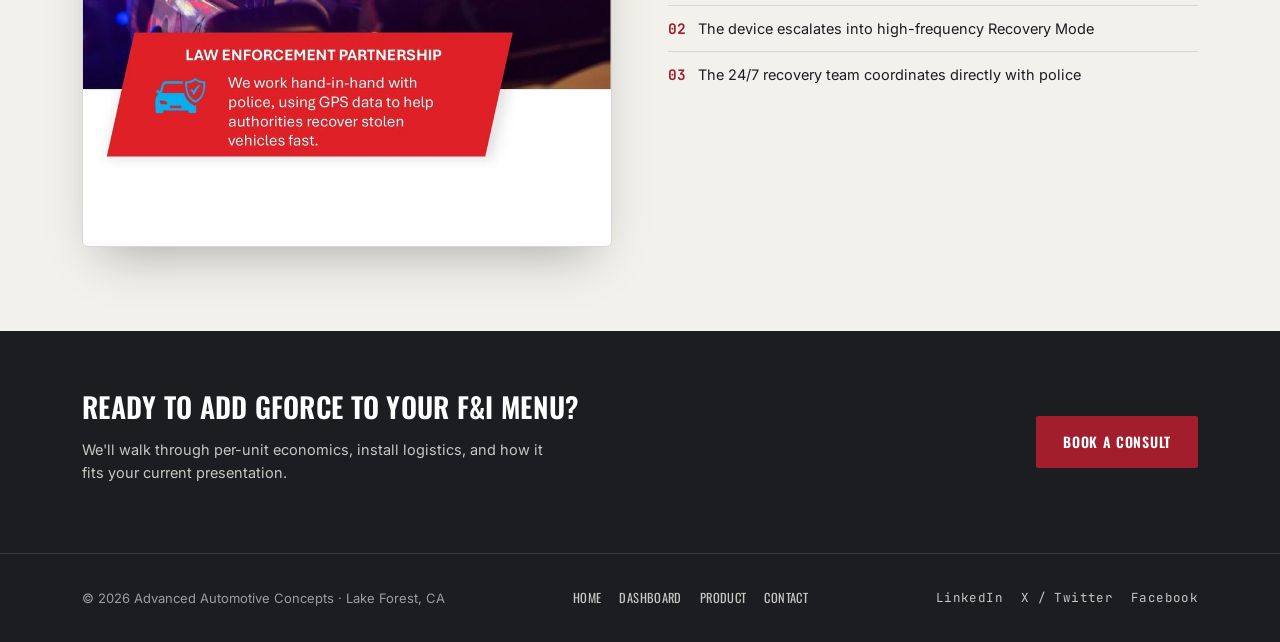
<file: product.html>
<!DOCTYPE html>
<html lang="en">
<head>
<meta charset="UTF-8">
<meta name="viewport" content="width=device-width, initial-scale=1.0">
<title>Safelink GForce Device &amp; Specs | Advanced Automotive Concepts</title>
<meta name="description" content="Safelink GForce hardware specs: 5-year battery, magnetic no-tools install, IP67 rated, cellular + GPS/satellite tracking, and the money-back recovery guarantee.">
<link rel="preconnect" href="https://fonts.googleapis.com">
<link href="https://fonts.googleapis.com/css2?family=Oswald:wght@400;500;600;700&family=Inter:wght@400;500;600;700&family=JetBrains+Mono:wght@400;500;600&display=swap" rel="stylesheet">
<link rel="stylesheet" href="assets/css/style.css">
</head>
<body>

<header>
  <div class="wrap nav">
    <a href="index.html" class="brand">
      <img src="assets/img/logo.png" alt="Safelink Theft Recovery logo" width="400" height="380">
      <div class="brand-text">ADVANCED AUTOMOTIVE CONCEPTS
        <span>DEALER F&amp;I SOLUTIONS · LAKE FOREST, CA</span>
      </div>
    </a>
    <nav class="nav-links">
      <a href="index.html">Home</a>
      <a href="platform.html">Dashboard</a>
      <a href="product.html" class="active">Product</a>
      <a href="index.html#partners">Partners</a>
      <a href="contact.html" class="nav-cta">Book a Consult</a>
    </nav>
    <button class="burger" id="burgerBtn" aria-label="Open menu" aria-expanded="false" aria-controls="mobileMenu">
      <span class="burger-line"></span>
      <span class="burger-line"></span>
      <span class="burger-line"></span>
    </button>
  </div>
  <nav class="mobile-menu" id="mobileMenu">
    <a href="index.html">Home</a>
    <a href="platform.html">Dashboard</a>
    <a href="product.html">Product</a>
    <a href="index.html#partners">Partners</a>
    <a href="contact.html" class="nav-cta">Book a Consult</a>
  </nav>
</header>

<section class="page-hero">
  <div class="hero-grid"></div>
  <div class="wrap page-hero-inner">
    <div class="crumbs"><a href="index.html">Home</a> / Product</div>
    <div class="coord" style="margin-top:16px;">GFORCE HARDWARE</div>
    <h1>Built to disappear. Built to last.</h1>
    <p class="lead">The GForce unit is what makes Safelink a one-time sale instead of a recurring bill — a five-year battery, a magnetic tool-free mount, and coast-to-coast cellular + GPS/satellite coverage, installed in under a minute.</p>
    <div class="hero-actions" style="margin-top:26px;">
      <a href="contact.html" class="btn btn-primary">Book a 15-Minute Consult</a>
      <a href="platform.html" class="btn btn-ghost">See the Dashboard</a>
    </div>
  </div>
</section>

<section>
  <div class="wrap">
    <div class="split fade-up">
      <div class="split-media">
        <span class="shot-tag mono">GFORCE UNIT</span>
        <img class="shot" src="assets/img/gforce-device.jpg" alt="Safelink GForce GPS tracking device shown in hand for scale" width="900" height="397">
      </div>
      <div class="split-copy">
        <div class="coord">INTELLIGENT INVENTORY TRACKING</div>
        <h3>Engineered for dealerships, fleet, and asset management.</h3>
        <p class="desc">PTCRB certified and eDRX certified for TruePoint GPS precision, the GForce unit is designed to be installed once and forgotten — no charging, no maintenance, no visible sign it's there.</p>
        <ul class="feature-list">
          <li><span class="mark">→</span> Up to 5-year battery life — zero maintenance, zero charging</li>
          <li><span class="mark">→</span> Optimized GPS &amp; cellular tracking, PTCRB certified</li>
          <li><span class="mark">→</span> Installs in seconds with a strong magnetic mount</li>
          <li><span class="mark">→</span> Tamper-resistant with a built-in alert</li>
        </ul>
      </div>
    </div>
  </div>
</section>

<section style="background:var(--paper-dim);">
  <div class="wrap">
    <div class="section-head fade-up">
      <div class="coord">BUILT TO PERFORM IN ANY CONDITION</div>
      <h2>Spec sheet for the service drive.</h2>
    </div>
    <div class="spec-grid fade-up">
      <div class="spec-cell">
        <span class="ic mono">01</span>
        <div>
          <h4>8,500 mAh battery</h4>
          <p>High-capacity battery lasts up to 5 years — perfect for long-term protection with zero charging.</p>
        </div>
      </div>
      <div class="spec-cell">
        <span class="ic mono">02</span>
        <div>
          <h4>Strong magnetic mount</h4>
          <p>Tool-free install on any metal surface. Keeps the device secure in rough terrain and at highway speed.</p>
        </div>
      </div>
      <div class="spec-cell">
        <span class="ic mono">03</span>
        <div>
          <h4>IP67 dust &amp; waterproof</h4>
          <p>Withstands dust and submersion up to 1 meter for 30 minutes — built for off-road, fleet, and outdoor storage.</p>
        </div>
      </div>
      <div class="spec-cell">
        <span class="ic mono">04</span>
        <div>
          <h4>GPS &amp; cellular technology</h4>
          <p>Combines GPS precision with cellular range to deliver a pinpoint location within minutes, coast-to-coast.</p>
        </div>
      </div>
    </div>
  </div>
</section>

<section>
  <div class="wrap">
    <div class="split reverse fade-up">
      <div class="split-media">
        <img class="shot" src="assets/img/install-diagram.jpg" alt="Diagram of recommended Safelink install placements inside a vehicle" width="1400" height="787">
      </div>
      <div class="split-copy">
        <div class="coord">INSTALL IN 60 SECONDS</div>
        <h3>Stay protected for years — no bay time required.</h3>
        <p class="desc">No external antenna, no visible hardware, and no drilling. Techs place the unit in one of several recommended locations depending on the vehicle, and it's ready to report.</p>
        <ul class="feature-list">
          <li><span class="mark">→</span> Behind the dashboard</li>
          <li><span class="mark">→</span> Under the driver seat</li>
          <li><span class="mark">→</span> Passenger footwell</li>
          <li><span class="mark">→</span> Trunk cover or sidewall</li>
        </ul>
      </div>
    </div>
  </div>
</section>

<section style="background:var(--paper-dim);">
  <div class="wrap">
    <div class="section-head fade-up">
      <div class="coord">THE GUARANTEE</div>
      <h2>An easy promise to make at the F&amp;I desk.</h2>
    </div>
    <div class="guarantee fade-up">
      <div>
        <h4>Industry-leading recovery guarantee</h4>
        <p>If a Safelink-equipped vehicle isn't recovered, the guarantee protects the customer's investment — a concrete, easy-to-explain backstop for the F&amp;I conversation.</p>
      </div>
      <div class="figs">
        <div class="f"><div class="n">$995</div><div class="l">Refund of unit price</div></div>
        <div class="f"><div class="n">$5,000</div><div class="l">Credit if unrecovered</div></div>
      </div>
    </div>
  </div>
</section>

<section>
  <div class="wrap">
    <div class="split fade-up">
      <div class="split-media">
        <img class="shot" src="assets/img/police-recovery.jpg" alt="Emergency vehicle lights representing law enforcement coordination during a recovery" width="900" height="1053">
      </div>
      <div class="split-copy">
        <div class="coord">RECOVERY PROCESS</div>
        <h3>Stolen vehicle? We've got it covered.</h3>
        <p class="desc">A clear, three-step process the customer can follow the moment a theft is discovered — and a recovery team that works the case directly with law enforcement.</p>
        <ul class="feature-list">
          <li><span class="mark">01</span> File a police report and notify the Safelink support team</li>
          <li><span class="mark">02</span> The device escalates into high-frequency Recovery Mode</li>
          <li><span class="mark">03</span> The 24/7 recovery team coordinates directly with police</li>
        </ul>
      </div>
    </div>
  </div>
</section>

<section class="mini-cta">
  <div class="wrap">
    <div>
      <h3>Ready to add GForce to your F&amp;I menu?</h3>
      <p>We'll walk through per-unit economics, install logistics, and how it fits your current presentation.</p>
    </div>
    <a href="contact.html" class="btn btn-primary">Book a Consult</a>
  </div>
</section>

<footer>
  <div class="wrap foot-row">
    <div>© <span id="year"></span> Advanced Automotive Concepts · Lake Forest, CA</div>
    <div class="foot-links">
      <a href="index.html">Home</a>
      <a href="platform.html">Dashboard</a>
      <a href="product.html">Product</a>
      <a href="contact.html">Contact</a>
    </div>
    <div class="foot-social">
      <a href="https://www.linkedin.com/company/advancedautomotiveconcepts" target="_blank" rel="noopener">LinkedIn</a>
      <a href="https://x.com/AdvAutoConcepts" target="_blank" rel="noopener">X / Twitter</a>
      <a href="https://www.facebook.com/advancedautomotiveconcepts/" target="_blank" rel="noopener">Facebook</a>
    </div>
  </div>
</footer>

<script src="assets/js/main.js"></script>
</body>
</html>
</file>
<file: assets/css/style.css>
:root{
  --ink:#1B1D21;
  --ink-soft:#25282E;
  --red:#A31E2C;
  --red-bright:#C7273A;
  --steel:#52565E;
  --steel-light:#8B8F98;
  --paper:#F3F1EC;
  --paper-dim:#E7E3DA;
  --teal:#2E8F82;
  --white:#FFFFFF;
  --line:rgba(27,29,33,0.12);
  --line-dark:rgba(243,241,236,0.14);
}

*{box-sizing:border-box;}
html{scroll-behavior:smooth;}
body{
  margin:0;
  background:var(--paper);
  color:var(--ink);
  font-family:'Inter',sans-serif;
  font-size:16px;
  line-height:1.6;
  -webkit-font-smoothing:antialiased;
}
h1,h2,h3,h4{
  font-family:'Oswald',sans-serif;
  text-transform:uppercase;
  letter-spacing:0.01em;
  margin:0;
  font-weight:600;
}
.mono{ font-family:'JetBrains Mono',monospace; }
a{color:inherit;text-decoration:none;}
/* Performance optimization: height:auto ensures intrinsic aspect ratio is preserved when width/height attributes are set, eliminating Cumulative Layout Shift (CLS) */
img{max-width:100%;height:auto;display:block;}
.wrap{ max-width:1180px; margin:0 auto; padding:0 32px; }
@media (max-width:640px){ .wrap{padding:0 20px;} }

/* ---------- coordinate stamp motif ---------- */
.coord{
  font-family:'JetBrains Mono',monospace;
  font-size:12px;
  letter-spacing:0.12em;
  text-transform:uppercase;
  color:var(--red);
  display:inline-flex;
  align-items:center;
  gap:8px;
}
.coord::before{
  content:"";
  width:7px;height:7px;
  border-radius:50%;
  background:var(--red);
  box-shadow:0 0 0 0 rgba(163,30,44,0.55);
  animation:ping 2.2s infinite;
  flex:none;
}
@keyframes ping{
  0%{box-shadow:0 0 0 0 rgba(163,30,44,0.45);}
  70%{box-shadow:0 0 0 8px rgba(163,30,44,0);}
  100%{box-shadow:0 0 0 0 rgba(163,30,44,0);}
}
@media (prefers-reduced-motion: reduce){ .coord::before{animation:none;} }

/* ---------- header ---------- */
header{
  position:sticky;top:0;z-index:50;
  background:rgba(27,29,33,0.96);
  backdrop-filter:blur(6px);
  border-bottom:1px solid var(--line-dark);
}
.nav{ display:flex;align-items:center;justify-content:space-between; padding:14px 0; }
.brand{display:flex;align-items:center;gap:10px;}
.brand img{height:36px;width:auto;}
.brand-text{
  font-family:'Oswald',sans-serif;
  color:var(--white);
  font-size:15px;
  letter-spacing:0.03em;
  line-height:1.15;
}
.brand-text span{
  display:block;
  font-family:'JetBrains Mono',monospace;
  text-transform:none;
  font-size:10.5px;
  letter-spacing:0.06em;
  color:var(--steel-light);
  margin-top:2px;
}
.nav-links{display:flex;gap:26px;align-items:center;}
.nav-links a{
  color:#D7D5CF;
  font-size:13.5px;
  letter-spacing:0.04em;
  text-transform:uppercase;
  font-family:'Oswald',sans-serif;
  font-weight:500;
  transition:color .15s;
}
.nav-links a:hover, .nav-links a.active{color:var(--red-bright);}
.nav-cta{
  background:var(--red);
  color:var(--white)!important;
  padding:9px 18px;
  border-radius:2px;
  font-size:13px!important;
}
.nav-cta:hover{background:var(--red-bright);color:var(--white)!important;}
.burger{
  display:none;background:none;border:0;cursor:pointer;
  width:32px;height:22px;position:relative;flex:none;padding:0;
}
.burger-line{
  position:absolute;left:0;right:0;height:2px;background:var(--white);
  transition:transform .25s ease, opacity .2s ease;
}
.burger-line:nth-child(1){top:0;}
.burger-line:nth-child(2){top:10px;}
.burger-line:nth-child(3){top:20px;}
.burger[aria-expanded="true"] .burger-line:nth-child(1){transform:translateY(10px) rotate(45deg);}
.burger[aria-expanded="true"] .burger-line:nth-child(2){opacity:0;}
.burger[aria-expanded="true"] .burger-line:nth-child(3){transform:translateY(-10px) rotate(-45deg);}

.mobile-menu{
  display:none;
  flex-direction:column;
  background:var(--ink-soft);
  border-top:1px solid var(--line-dark);
  padding:8px 20px 18px;
}
.mobile-menu a{
  color:#D7D5CF;font-family:'Oswald',sans-serif;font-size:15px;letter-spacing:0.03em;
  text-transform:uppercase;padding:14px 0;border-bottom:1px solid var(--line-dark);
}
.mobile-menu a:last-child{border-bottom:0;}
.mobile-menu a.nav-cta{ text-align:center;margin-top:10px;border-radius:2px;color:var(--white); }
.mobile-menu.open{display:flex;}

@media (max-width:860px){
  .nav-links{display:none;}
  .burger{display:block;}
}

/* ---------- hero (home, large) ---------- */
.hero{
  position:relative;
  background:var(--ink);
  color:var(--white);
  overflow:hidden;
  padding:88px 0 96px;
  border-bottom:4px solid var(--red);
}
.hero-grid{
  position:absolute;inset:0;
  background-image:
    linear-gradient(var(--line-dark) 1px, transparent 1px),
    linear-gradient(90deg, var(--line-dark) 1px, transparent 1px);
  background-size:44px 44px;
  mask-image:radial-gradient(ellipse 70% 60% at 70% 30%, black, transparent);
  opacity:0.6;
}
.radar{ position:absolute; right:-120px;top:-60px; width:560px;height:560px; border-radius:50%; pointer-events:none; }
.radar span{ position:absolute;inset:0; border:1px solid var(--line-dark); border-radius:50%; }
.radar .r1{inset:80px;}
.radar .r2{inset:160px;}
.radar .r3{inset:240px;border-color:rgba(163,30,44,0.35);}
.radar .pin{
  position:absolute; left:50%;top:50%; width:10px;height:10px; margin:-5px 0 0 -5px;
  border-radius:50%; background:var(--red-bright);
  box-shadow:0 0 0 0 rgba(199,39,58,0.6); animation:ping 2.4s infinite;
}
.hero-inner{position:relative;z-index:2;display:grid;grid-template-columns:1.15fr 0.85fr;gap:48px;align-items:end;}
@media (max-width:900px){.hero-inner{grid-template-columns:1fr;}}
.hero-eyebrow{margin-bottom:22px;}
.hero h1{ font-size:clamp(34px,5vw,58px); line-height:1.04; color:var(--white); }
.hero h1 em{ font-style:normal;color:var(--red-bright); }
.hero p.lead{
  font-family:'Inter',sans-serif; text-transform:none; color:#C9C7C1;
  font-size:18px; max-width:520px; margin:22px 0 30px;
}
.hero-actions{display:flex;gap:14px;flex-wrap:wrap;}
.btn{
  display:inline-block; padding:14px 26px; font-family:'Oswald',sans-serif;
  font-size:14px; letter-spacing:0.05em; text-transform:uppercase; border-radius:2px;
  font-weight:600; transition:all .15s; border:1px solid transparent; cursor:pointer;
}
.btn-primary{background:var(--red);color:var(--white);}
.btn-primary:hover{background:var(--red-bright);}
.btn-ghost{border-color:var(--line-dark);color:var(--white);}
.btn-ghost:hover{border-color:var(--white);}
.btn-dark{border-color:var(--line);color:var(--ink);}
.btn-dark:hover{border-color:var(--ink);background:var(--ink);color:var(--white);}

.hero-panel{
  background:var(--ink-soft); border:1px solid var(--line-dark);
  padding:26px 26px 22px; border-radius:3px;
}
.hero-panel h3{color:var(--white);font-size:13px;letter-spacing:0.08em;color:var(--steel-light);margin-bottom:16px;}
.stat-row{ display:flex;justify-content:space-between;align-items:baseline; padding:13px 0; border-bottom:1px solid var(--line-dark); }
.stat-row:last-child{border-bottom:0;}
.stat-row .label{color:#C9C7C1;font-size:13.5px;}
.stat-row .val{font-family:'JetBrains Mono',monospace;color:var(--white);font-size:16px;font-weight:600;}
.stat-row .val.red{color:var(--red-bright);}

/* ---------- page hero (subpages, compact) ---------- */
.page-hero{
  position:relative; background:var(--ink); color:var(--white);
  overflow:hidden; padding:58px 0 54px; border-bottom:4px solid var(--red);
}
.page-hero .hero-grid{opacity:0.45;}
.page-hero-inner{position:relative;z-index:2;max-width:760px;}
.page-hero h1{ font-size:clamp(28px,4vw,44px); line-height:1.08; color:var(--white); margin-top:14px;}
.page-hero p.lead{
  font-family:'Inter',sans-serif; text-transform:none; color:#C9C7C1;
  font-size:17px; max-width:640px; margin:18px 0 0;
}
.crumbs{font-size:12.5px;color:var(--steel-light);font-family:'JetBrains Mono',monospace;letter-spacing:0.04em;}
.crumbs a{color:#C9C7C1;}
.crumbs a:hover{color:var(--red-bright);}

/* ---------- section shell ---------- */
section{padding:84px 0;}
.section-head{max-width:640px;margin-bottom:48px;}
.section-head.wide{max-width:760px;}
.section-head .coord{margin-bottom:14px;}
.section-head h2{font-size:clamp(26px,3.4vw,38px);}
.section-head p{color:var(--steel);font-size:16.5px;margin-top:14px;}

/* ---------- dealer value stats ---------- */
.value-grid{ display:grid;grid-template-columns:repeat(4,1fr);gap:1px; background:var(--line); border:1px solid var(--line); }
@media (max-width:900px){.value-grid{grid-template-columns:repeat(2,1fr);}}
.value-cell{background:var(--white);padding:30px 26px;}
.value-cell .num{ font-family:'JetBrains Mono',monospace; font-size:34px;font-weight:600;color:var(--red); line-height:1; }
.value-cell .cap{
  margin-top:10px;font-size:13.5px;color:var(--steel);
  text-transform:uppercase;letter-spacing:0.03em;font-family:'Oswald',sans-serif;font-weight:500;
}

/* ---------- product menu card ---------- */
.menu-wrap{background:var(--ink);color:var(--white);}
.menu-card{ display:grid;grid-template-columns:1fr 1fr; border:1px solid var(--line-dark); border-radius:4px; overflow:hidden; }
@media (max-width:860px){.menu-card{grid-template-columns:1fr;}}
.menu-side{padding:44px;}
.menu-side.left{ background:var(--ink-soft); border-right:1px solid var(--line-dark); }
@media (max-width:860px){.menu-side.left{border-right:0;border-bottom:1px solid var(--line-dark);}}
.menu-tag{
  display:inline-block;background:var(--red);color:var(--white);
  font-family:'JetBrains Mono',monospace;font-size:11px;letter-spacing:0.08em;
  padding:5px 10px;border-radius:2px;margin-bottom:18px;
}
.menu-side h3{color:var(--white);font-size:26px;line-height:1.15;margin-bottom:14px;}
.menu-side .price-line{ display:flex;align-items:baseline;gap:10px;margin:22px 0 8px; }
.price-line .p{font-family:'JetBrains Mono',monospace;font-size:15px;color:var(--red-bright);letter-spacing:0.02em;}
.price-line .p small{color:var(--steel-light);font-family:'Inter',sans-serif;font-size:12.5px;}
.menu-side p.desc{color:#C9C7C1;font-size:15px;margin-top:16px;}
.checklist{list-style:none;margin:0;padding:0;}
.checklist li{ display:flex;gap:12px;padding:12px 0; border-bottom:1px solid var(--line-dark); font-size:14.5px;color:#D7D5CF; }
.checklist li:last-child{border-bottom:0;}
.checklist li .mark{ flex:none;color:var(--teal);font-family:'JetBrains Mono',monospace;font-weight:600; }
.checklist.on-light li{color:var(--steel);border-color:var(--line);}

/* ---------- how it works timeline ---------- */
.timeline{position:relative;padding-left:2px;}
.tl-item{ display:grid;grid-template-columns:64px 1fr;gap:22px; padding:26px 0; border-top:1px solid var(--line); }
.tl-item:first-child{border-top:0;}
.tl-num{ font-family:'JetBrains Mono',monospace; font-size:13px;color:var(--red); padding-top:3px; }
.tl-body h4{font-size:18px;margin-bottom:6px;}
.tl-body p{color:var(--steel);font-size:15px;margin:0;max-width:600px;}

/* ---------- partners ---------- */
.partners{ display:grid;grid-template-columns:repeat(3,1fr);gap:1px; background:var(--line);border:1px solid var(--line); }
@media (max-width:760px){.partners{grid-template-columns:1fr;}}
.partner-cell{background:var(--white);padding:34px 30px;}
.partner-cell .role{
  font-family:'JetBrains Mono',monospace;font-size:11px;letter-spacing:0.08em;
  color:var(--teal);text-transform:uppercase;margin-bottom:10px;display:block;
}
.partner-cell h4{font-size:20px;margin-bottom:8px;}
.partner-cell p{color:var(--steel);font-size:14.5px;margin:0;}

/* ---------- who we serve ---------- */
.serve-grid{display:grid;grid-template-columns:repeat(3,1fr);gap:24px;}
@media (max-width:860px){.serve-grid{grid-template-columns:1fr;}}
.serve-card{ background:var(--white);border:1px solid var(--line); padding:28px;border-radius:3px; }
.serve-card .coord{margin-bottom:14px;}
.serve-card h4{font-size:18px;margin-bottom:10px;}
.serve-card p{color:var(--steel);font-size:14.5px;margin:0;}

/* ---------- split feature (image + copy), used heavily on Platform page ---------- */
.split{ display:grid;grid-template-columns:1fr 1fr;gap:56px;align-items:center; }
@media (max-width:900px){.split{grid-template-columns:1fr;gap:32px;}}
.split.reverse .split-media{order:2;}
.split.reverse .split-copy{order:1;}
@media (max-width:900px){ .split.reverse .split-media{order:1;} .split.reverse .split-copy{order:2;} }
.split-media{position:relative;}
.shot{
  width:100%;border-radius:6px;border:1px solid var(--line);
  box-shadow:0 24px 48px -20px rgba(27,29,33,0.35);
}
.shot-tag{
  position:absolute;top:-14px;left:18px;background:var(--ink);color:var(--white);
  font-family:'JetBrains Mono',monospace;font-size:11px;letter-spacing:0.08em;
  padding:7px 12px;border-radius:2px;border:1px solid var(--line-dark);
}
.split-copy .coord{margin-bottom:14px;}
.split-copy h3{font-size:clamp(22px,2.6vw,30px);line-height:1.15;margin-bottom:16px;}
.split-copy p.desc{color:var(--steel);font-size:15.5px;margin-bottom:20px;max-width:480px;}
.feature-list{list-style:none;margin:0;padding:0;}
.feature-list li{
  display:flex;gap:12px;padding:11px 0;border-bottom:1px solid var(--line);
  font-size:14.5px;color:var(--ink);
}
.feature-list li:last-child{border-bottom:0;}
.feature-list li .mark{flex:none;color:var(--red);font-family:'JetBrains Mono',monospace;font-weight:700;}

.split-block{padding:70px 0;}
.split-block:nth-child(even){background:var(--white);}

/* ---------- smart mode cards ---------- */
.mode-grid{display:grid;grid-template-columns:repeat(3,1fr);gap:1px;background:var(--line);border:1px solid var(--line);}
@media (max-width:820px){.mode-grid{grid-template-columns:1fr;}}
.mode-cell{background:var(--white);padding:30px 28px;}
.mode-cell h4{font-size:17px;margin-bottom:10px;}
.mode-cell .impact{
  display:inline-block;font-family:'JetBrains Mono',monospace;font-size:11px;
  letter-spacing:0.06em;text-transform:uppercase;padding:4px 10px;border-radius:2px;margin-bottom:14px;
}
.mode-cell.low .impact{background:rgba(46,143,130,0.14);color:var(--teal);}
.mode-cell.medium .impact{background:rgba(163,30,44,0.10);color:var(--red);}
.mode-cell.high .impact{background:rgba(163,30,44,0.85);color:var(--white);}
.mode-cell p{color:var(--steel);font-size:14.5px;margin:0;}

/* ---------- phone strip ---------- */
.phone-shot{width:100%;border-radius:10px;border:1px solid var(--line);box-shadow:0 24px 48px -20px rgba(27,29,33,0.3);}

/* ---------- device spec grid (product page) ---------- */
.spec-grid{display:grid;grid-template-columns:repeat(2,1fr);gap:1px;background:var(--line);border:1px solid var(--line);}
@media (max-width:760px){.spec-grid{grid-template-columns:1fr;}}
.spec-cell{background:var(--white);padding:26px 28px;display:flex;gap:16px;}
.spec-cell .ic{flex:none;color:var(--red);font-family:'JetBrains Mono',monospace;font-weight:700;font-size:14px;padding-top:2px;}
.spec-cell h4{font-size:15.5px;margin-bottom:6px;}
.spec-cell p{color:var(--steel);font-size:14px;margin:0;}

/* ---------- guarantee banner ---------- */
.guarantee{
  background:var(--ink);color:var(--white);border-radius:4px;padding:34px 40px;
  display:flex;justify-content:space-between;align-items:center;gap:24px;flex-wrap:wrap;
}
.guarantee h4{color:var(--white);font-size:19px;margin-bottom:8px;}
.guarantee p{color:#C9C7C1;font-size:14.5px;margin:0;max-width:520px;}
.guarantee .figs{display:flex;gap:32px;}
.guarantee .figs .f{text-align:center;}
.guarantee .figs .n{font-family:'JetBrains Mono',monospace;color:var(--red-bright);font-size:26px;font-weight:600;}
.guarantee .figs .l{font-size:11.5px;color:var(--steel-light);text-transform:uppercase;letter-spacing:0.04em;margin-top:4px;}

/* ---------- CTA / contact ---------- */
.cta-section{background:var(--paper-dim);}
.cta-grid{
  display:grid;grid-template-columns:1.1fr 0.9fr;gap:48px;
  background:var(--white); border:1px solid var(--line); border-radius:4px; overflow:hidden;
}
@media (max-width:900px){.cta-grid{grid-template-columns:1fr;}}
.cta-left{padding:48px;border-right:1px solid var(--line);}
@media (max-width:900px){.cta-left{border-right:0;border-bottom:1px solid var(--line);}}
.cta-left h2{font-size:clamp(24px,3vw,32px);margin-bottom:16px;}
.cta-left p{color:var(--steel);font-size:15.5px;max-width:440px;}
.cta-right{padding:48px;background:var(--ink);color:var(--white);}
.sig{font-family:'Inter',sans-serif;font-size:14.5px;line-height:1.85;}
.sig .name{font-family:'Oswald',sans-serif;font-size:20px;color:var(--white);margin-bottom:2px;}
.sig .role{color:var(--red-bright);font-size:13px;letter-spacing:0.02em;margin-bottom:14px;}
.sig a{color:#D7D5CF;border-bottom:1px solid var(--line-dark);}
.sig a:hover{color:var(--white);border-color:var(--white);}
.sig .field{color:#C9C7C1;}

.contact-list{margin-top:26px;display:flex;flex-direction:column;gap:10px;}
.contact-list a{font-family:'JetBrains Mono',monospace;font-size:14px;color:var(--ink);}
.contact-list a:hover{color:var(--red);}

/* ---------- contact form ---------- */
.cform{margin-top:28px;display:flex;flex-direction:column;gap:14px;}
.cform .row2{display:grid;grid-template-columns:1fr 1fr;gap:14px;}
@media (max-width:520px){.cform .row2{grid-template-columns:1fr;}}
.cform label{
  font-family:'Oswald',sans-serif;font-size:12px;letter-spacing:0.05em;
  text-transform:uppercase;color:var(--steel);display:block;margin-bottom:6px;
}
.cform input, .cform textarea, .cform select{
  width:100%; background:var(--white); border:1px solid var(--line); border-radius:2px;
  padding:11px 12px; font-family:'Inter',sans-serif; font-size:14.5px; color:var(--ink);
}
.cform input:focus, .cform textarea:focus, .cform select:focus{ outline:none;border-color:var(--red); }
.cform textarea{resize:vertical;min-height:96px;}
.cform .hp{position:absolute;left:-9999px;opacity:0;}
.cform button{
  align-self:flex-start; background:var(--red);color:var(--white); border:none;cursor:pointer;
  padding:13px 26px; font-family:'Oswald',sans-serif;font-size:14px;letter-spacing:0.05em;
  text-transform:uppercase;font-weight:600;border-radius:2px; transition:background .15s;
}
.cform button:hover{background:var(--red-bright);}
.form-note{font-size:12.5px;color:var(--steel-light);margin-top:2px;}

/* ---------- footer ---------- */
footer{background:var(--ink);color:#9A9DA5;padding:34px 0;border-top:1px solid var(--line-dark);}
.foot-row{display:flex;justify-content:space-between;align-items:center;flex-wrap:wrap;gap:16px;font-size:13px;}
.foot-social{display:flex;gap:18px;}
.foot-social a{ font-family:'JetBrains Mono',monospace;font-size:12.5px;color:#C9C7C1;letter-spacing:0.03em; }
.foot-social a:hover{color:var(--red-bright);}
.foot-links{display:flex;gap:18px;}
.foot-links a{font-family:'Oswald',sans-serif;font-size:12.5px;letter-spacing:0.03em;text-transform:uppercase;color:#C9C7C1;}
.foot-links a:hover{color:var(--red-bright);}

.fade-up{opacity:0;transform:translateY(18px);transition:opacity .6s ease, transform .6s ease;}
.fade-up.in{opacity:1;transform:translateY(0);}

/* ---------- mini page CTA strip (bottom of subpages) ---------- */
.mini-cta{
  background:var(--ink);color:var(--white);padding:54px 0;
}
.mini-cta .wrap{display:flex;justify-content:space-between;align-items:center;gap:24px;flex-wrap:wrap;}
.mini-cta h3{color:var(--white);font-size:clamp(20px,2.6vw,28px);}
.mini-cta p{color:#C9C7C1;font-size:14.5px;margin-top:8px;max-width:480px;}
</file>
